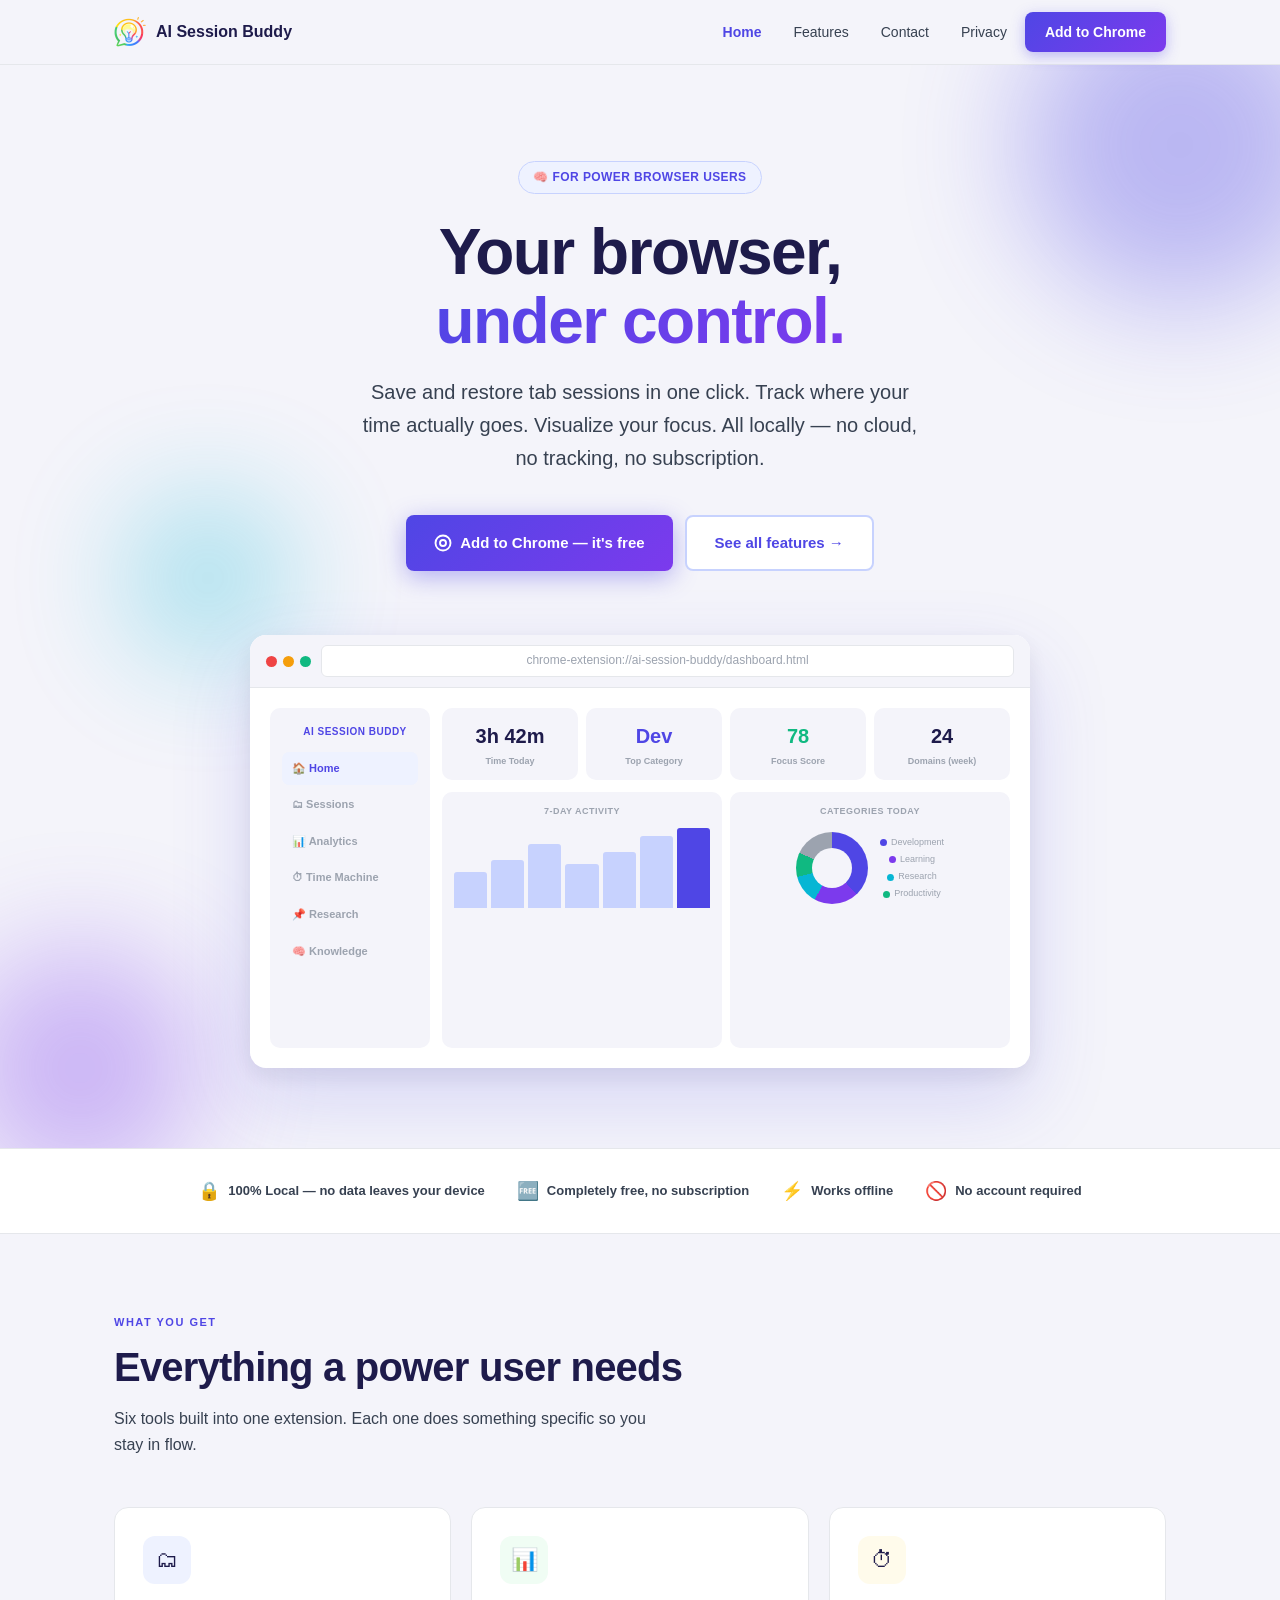
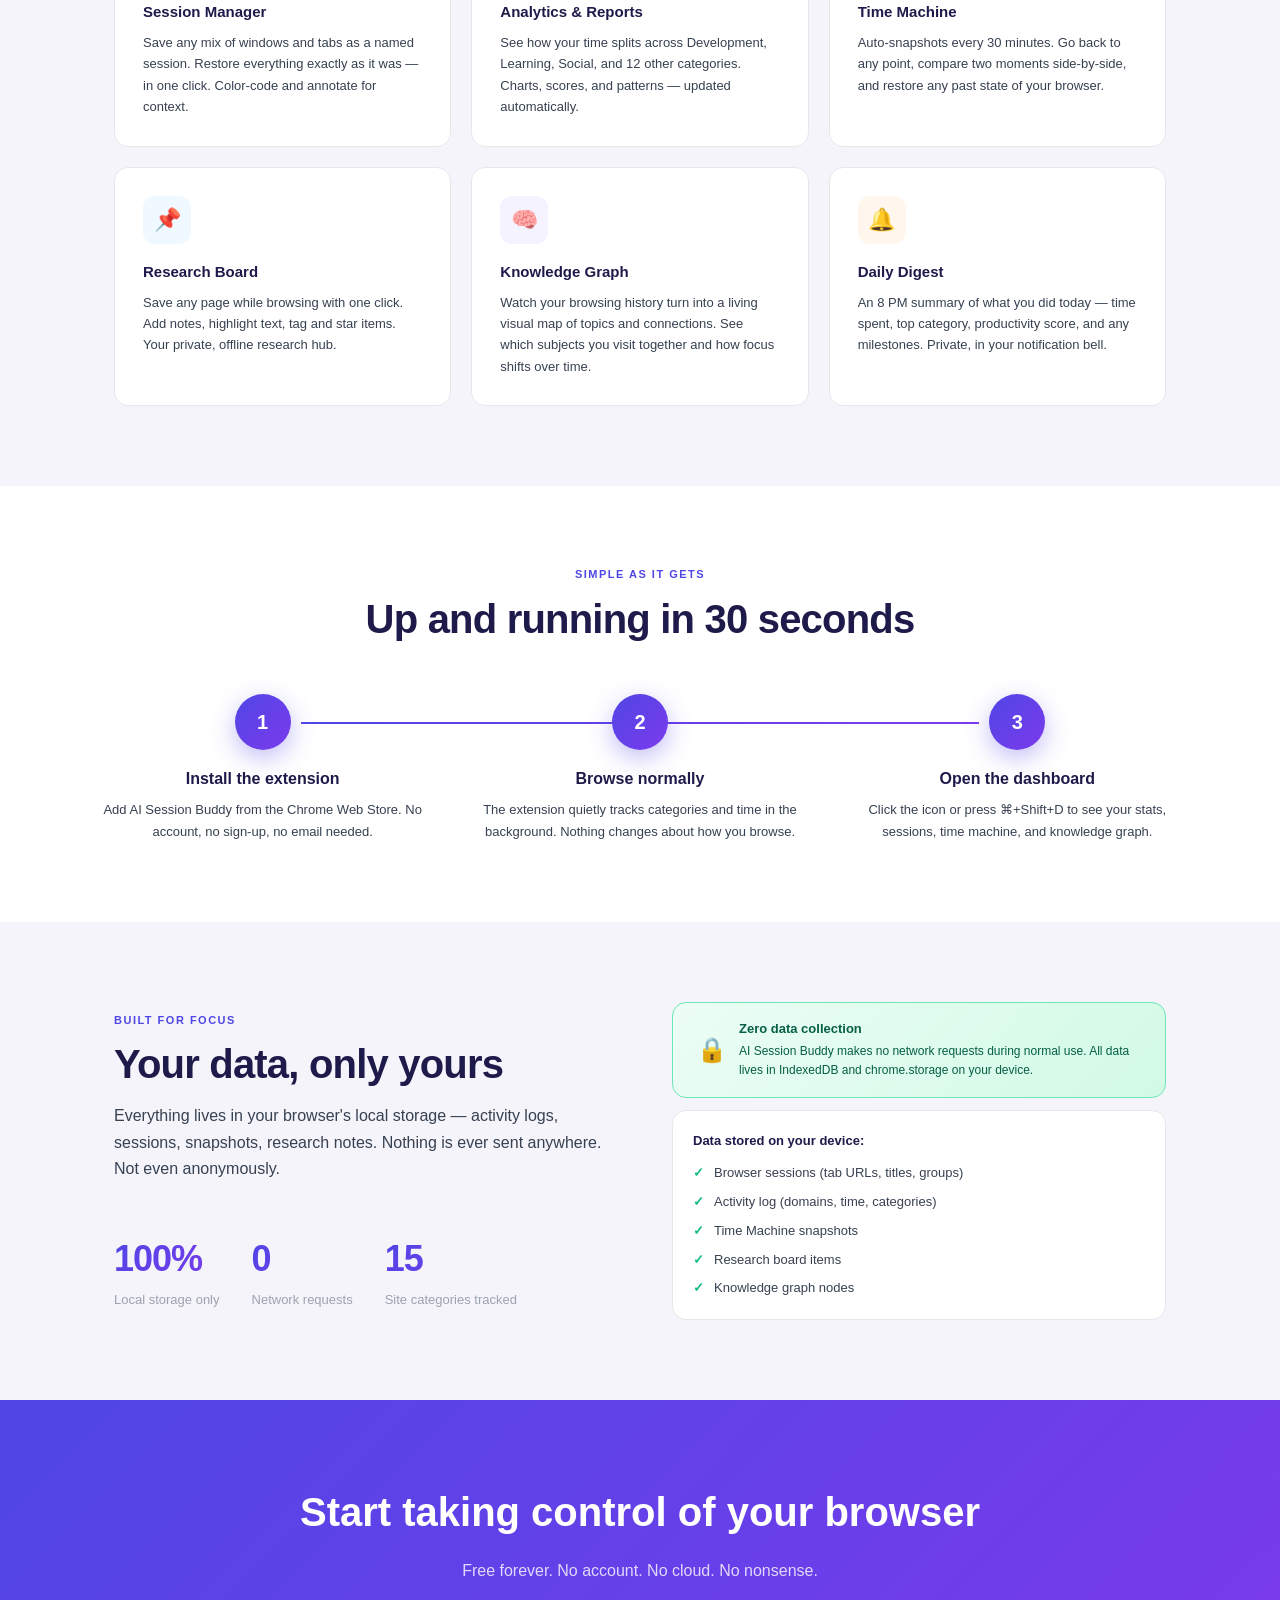
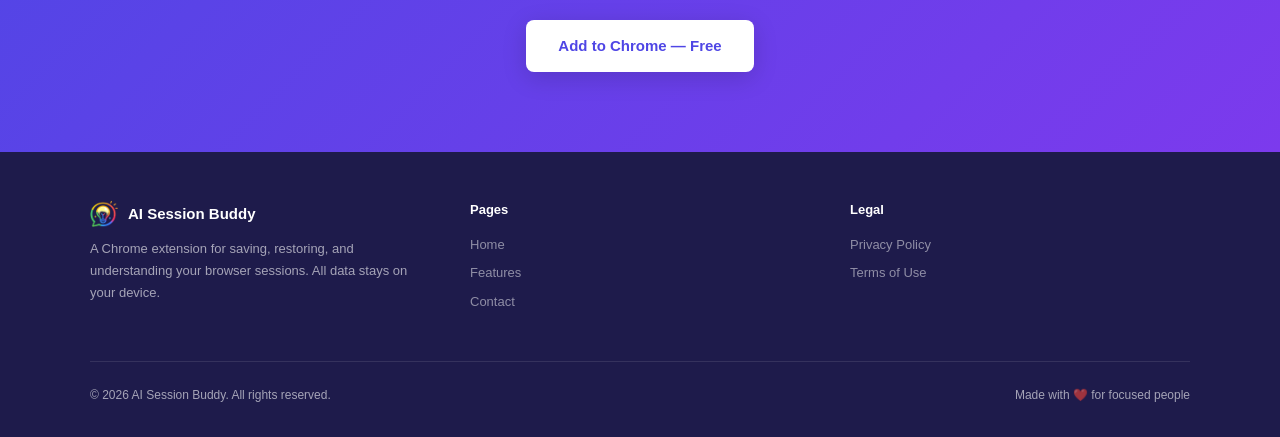
<file: index.html>
<!DOCTYPE html>
<html lang="en">
<head>
  <meta charset="UTF-8">
  <meta name="viewport" content="width=device-width, initial-scale=1.0">
  <title>AI Session Buddy — Save, Restore & Understand Your Browser Sessions</title>
  <meta name="description" content="A Chrome extension that saves and restores browser sessions, tracks your time, and gives you visual analytics — all locally, no cloud.">
  <link rel="icon" type="image/png" href="assets/logo.png">
  <link rel="stylesheet" href="styles.css">
  <style>
    /* ── Hero visual ── */
    .hero-visual {
      position: relative; margin-top: 64px;
      display: flex; justify-content: center;
    }
    .browser-mock {
      width: min(780px, 100%);
      background: #fff; border-radius: 16px;
      box-shadow: 0 32px 80px rgba(79,70,229,.18), 0 8px 24px rgba(0,0,0,.08);
      overflow: hidden;
      animation: fadeUp .8s .3s ease both;
    }
    .browser-bar {
      background: #F4F4FA; border-bottom: 1px solid #E5E7EB;
      padding: 10px 16px; display: flex; align-items: center; gap: 10px;
    }
    .browser-dots { display: flex; gap: 6px; }
    .browser-dots span { width: 11px; height: 11px; border-radius: 50%; }
    .browser-dots span:nth-child(1) { background: #EF4444; }
    .browser-dots span:nth-child(2) { background: #F59E0B; }
    .browser-dots span:nth-child(3) { background: #10B981; }
    .browser-url {
      flex: 1; background: #fff; border-radius: 6px;
      padding: 5px 12px; font-size: 12px; color: #9CA3AF;
      border: 1px solid #E5E7EB;
    }
    .browser-body { padding: 20px; }

    /* Dashboard preview inside browser */
    .dash-preview {
      display: grid; grid-template-columns: 160px 1fr; gap: 12px;
      min-height: 340px;
    }
    .dash-sidebar { background: #F4F4FA; border-radius: 10px; padding: 12px; }
    .dash-nav-item {
      padding: 8px 10px; border-radius: 7px;
      font-size: 11px; font-weight: 600; color: #9CA3AF;
      margin-bottom: 3px; display: flex; align-items: center; gap: 8px;
    }
    .dash-nav-item.active { background: #EEF2FF; color: #4F46E5; }
    .dash-main { display: flex; flex-direction: column; gap: 12px; }
    .kpi-row { display: grid; grid-template-columns: repeat(4, 1fr); gap: 8px; }
    .kpi-card {
      background: #F4F4FA; border-radius: 10px; padding: 12px;
      animation: fadeUp .5s ease both;
    }
    .kpi-card:nth-child(1) { animation-delay: .4s; }
    .kpi-card:nth-child(2) { animation-delay: .5s; }
    .kpi-card:nth-child(3) { animation-delay: .6s; }
    .kpi-card:nth-child(4) { animation-delay: .7s; }
    .kpi-num { font-size: 20px; font-weight: 900; color: #1E1B4B; }
    .kpi-lbl { font-size: 9px; color: #9CA3AF; font-weight: 600; margin-top: 2px; }
    .charts-row { display: grid; grid-template-columns: 1fr 1fr; gap: 8px; flex: 1; }
    .chart-card { background: #F4F4FA; border-radius: 10px; padding: 12px; }
    .chart-title { font-size: 9px; font-weight: 800; color: #9CA3AF; text-transform: uppercase; letter-spacing: .5px; margin-bottom: 10px; }
    .bar-chart { display: flex; align-items: flex-end; gap: 4px; height: 80px; }
    .bar {
      flex: 1; background: #C7D2FE; border-radius: 3px 3px 0 0;
      animation: bar-grow .8s ease both;
    }
    .bar.today { background: #4F46E5; }
    .bar:nth-child(1) { height: 45%; animation-delay: .5s; }
    .bar:nth-child(2) { height: 60%; animation-delay: .55s; }
    .bar:nth-child(3) { height: 80%; animation-delay: .6s; }
    .bar:nth-child(4) { height: 55%; animation-delay: .65s; }
    .bar:nth-child(5) { height: 70%; animation-delay: .7s; }
    .bar:nth-child(6) { height: 90%; animation-delay: .75s; }
    .bar:nth-child(7) { height: 100%; animation-delay: .8s; }
    .donut-wrap { display: flex; align-items: center; justify-content: center; height: 80px; gap: 12px; }
    .donut {
      width: 72px; height: 72px; border-radius: 50%;
      background: conic-gradient(#4F46E5 0% 38%, #7C3AED 38% 58%, #06B6D4 58% 71%, #10B981 71% 82%, #9CA3AF 82% 100%);
      position: relative;
    }
    .donut::after {
      content: ''; position: absolute; inset: 16px;
      background: #F4F4FA; border-radius: 50%;
    }
    .donut-legend { font-size: 9px; color: #9CA3AF; line-height: 1.9; }
    .donut-dot { display: inline-block; width: 7px; height: 7px; border-radius: 50%; margin-right: 4px; vertical-align: middle; }

    /* floating orbs */
    .orb {
      position: absolute; border-radius: 50%;
      filter: blur(60px); opacity: .35; pointer-events: none;
      animation: float 8s ease-in-out infinite;
    }
    .orb-1 { width: 320px; height: 320px; background: #4F46E5; top: -80px; right: -60px; animation-delay: 0s; }
    .orb-2 { width: 240px; height: 240px; background: #7C3AED; bottom: -40px; left: -40px; animation-delay: 3s; }
    .orb-3 { width: 160px; height: 160px; background: #06B6D4; top: 40%; left: 10%; animation-delay: 1.5s; }

    /* ── Trusted badges ── */
    .trust-row {
      display: flex; gap: 32px; align-items: center; justify-content: center;
      flex-wrap: wrap; padding: 28px 24px;
      border-top: 1px solid var(--border); border-bottom: 1px solid var(--border);
      background: var(--card);
    }
    .trust-item { display: flex; align-items: center; gap: 8px; font-size: 13px; font-weight: 600; color: var(--body); }
    .trust-icon { font-size: 18px; }

    /* ── Features grid ── */
    .features-grid {
      display: grid; grid-template-columns: repeat(3, 1fr); gap: 20px;
    }
    .feat-card {
      background: var(--card); border-radius: var(--r-md);
      padding: 28px; border: 1.5px solid var(--border);
      transition: all .2s;
    }
    .feat-card:hover { border-color: #C7D2FE; box-shadow: var(--shadow-brand); transform: translateY(-4px); }
    .feat-icon {
      width: 48px; height: 48px; border-radius: 12px;
      display: flex; align-items: center; justify-content: center;
      font-size: 22px; margin-bottom: 16px;
    }
    .feat-title { font-size: 15px; font-weight: 800; margin-bottom: 8px; }
    .feat-desc { font-size: 13px; color: var(--body); line-height: 1.65; }

    /* ── How it works ── */
    .steps { display: grid; grid-template-columns: repeat(3, 1fr); gap: 32px; position: relative; }
    .steps::before {
      content: ''; position: absolute;
      top: 28px; left: calc(16.66% + 28px); right: calc(16.66% + 28px);
      height: 2px; background: linear-gradient(90deg, #4F46E5, #7C3AED);
    }
    .step { text-align: center; }
    .step-num {
      width: 56px; height: 56px; border-radius: 50%;
      background: var(--gradient); color: #fff;
      font-size: 20px; font-weight: 900;
      display: flex; align-items: center; justify-content: center;
      margin: 0 auto 16px;
      box-shadow: 0 8px 24px rgba(79,70,229,.35);
    }
    .step-title { font-size: 16px; font-weight: 800; margin-bottom: 8px; }
    .step-desc { font-size: 13px; color: var(--body); line-height: 1.65; }

    /* ── CTA band ── */
    .cta-band {
      background: var(--gradient);
      padding: 80px 24px; text-align: center;
    }
    .cta-band h2 {
      font-size: clamp(26px, 4vw, 40px);
      font-weight: 900; color: #fff; margin-bottom: 14px;
    }
    .cta-band p { font-size: 16px; color: rgba(255,255,255,.8); margin-bottom: 36px; }
    .btn-white {
      display: inline-flex; align-items: center; gap: 8px;
      padding: 14px 32px; border-radius: var(--r-sm);
      background: #fff; color: var(--primary);
      font-size: 15px; font-weight: 800;
      box-shadow: 0 6px 24px rgba(0,0,0,.15);
      transition: all .2s;
    }
    .btn-white:hover { transform: translateY(-2px); box-shadow: 0 10px 32px rgba(0,0,0,.2); }

    @media (max-width: 768px) {
      .features-grid, .steps { grid-template-columns: 1fr; }
      .steps::before { display: none; }
      .dash-preview { grid-template-columns: 1fr; }
      .dash-sidebar { display: none; }
      .kpi-row { grid-template-columns: repeat(2, 1fr); }
      .orb { display: none; }
    }
  </style>
</head>
<body>

<!-- Nav -->
<nav class="nav">
  <div class="nav-inner">
    <a href="index.html" class="nav-brand">
      <img src="assets/logo.png" alt="AI Session Buddy">
      AI Session Buddy
    </a>
    <div class="nav-links" id="navLinks">
      <a href="index.html" class="nav-link active">Home</a>
      <a href="features.html" class="nav-link">Features</a>
      <a href="contact.html" class="nav-link">Contact</a>
      <a href="privacy.html" class="nav-link">Privacy</a>
      <a href="https://chromewebstore.google.com/detail/ai-session-buddy/hfpaakjekhcmlohfpopkagnopbmdjehh?authuser=0&hl=en" class="nav-cta" target="_blank">Add to Chrome</a>
    </div>
    <button class="nav-toggle" id="navToggle" aria-label="Menu">
      <span></span><span></span><span></span>
    </button>
  </div>
</nav>

<!-- Hero -->
<div style="overflow:hidden; position:relative;">
  <div class="orb orb-1"></div>
  <div class="orb orb-2"></div>
  <div class="orb orb-3"></div>

  <div class="hero">
    <div class="hero-badge fade-up">🧠 For Power Browser Users</div>
    <h1 class="fade-up-2">Your browser,<br><span>under control.</span></h1>
    <p class="hero-sub fade-up-3">Save and restore tab sessions in one click. Track where your time actually goes. Visualize your focus. All locally — no cloud, no tracking, no subscription.</p>
    <div class="hero-actions fade-up-4">
      <a href="https://chromewebstore.google.com/detail/ai-session-buddy/hfpaakjekhcmlohfpopkagnopbmdjehh?authuser=0&hl=en" class="btn-primary" target="_blank">
        <svg width="18" height="18" viewBox="0 0 24 24" fill="none" stroke="currentColor" stroke-width="2.5"><path d="M12 2C6.48 2 2 6.48 2 12s4.48 10 10 10 10-4.48 10-10S17.52 2 12 2z"/><circle cx="12" cy="12" r="4"/></svg>
        Add to Chrome — it's free
      </a>
      <a href="features.html" class="btn-ghost">See all features →</a>
    </div>

    <!-- Browser mockup -->
    <div class="hero-visual">
      <div class="browser-mock">
        <div class="browser-bar">
          <div class="browser-dots"><span></span><span></span><span></span></div>
          <div class="browser-url">chrome-extension://ai-session-buddy/dashboard.html</div>
        </div>
        <div class="browser-body">
          <div class="dash-preview">
            <div class="dash-sidebar">
              <div style="font-size:10px;font-weight:800;color:#4F46E5;letter-spacing:.5px;text-transform:uppercase;padding:4px 0 12px 10px;">AI SESSION BUDDY</div>
              <div class="dash-nav-item active">🏠 Home</div>
              <div class="dash-nav-item">🗂 Sessions</div>
              <div class="dash-nav-item">📊 Analytics</div>
              <div class="dash-nav-item">⏱ Time Machine</div>
              <div class="dash-nav-item">📌 Research</div>
              <div class="dash-nav-item">🧠 Knowledge</div>
            </div>
            <div class="dash-main">
              <div class="kpi-row">
                <div class="kpi-card"><div class="kpi-num">3h 42m</div><div class="kpi-lbl">Time Today</div></div>
                <div class="kpi-card"><div class="kpi-num" style="color:#4F46E5;">Dev</div><div class="kpi-lbl">Top Category</div></div>
                <div class="kpi-card"><div class="kpi-num" style="color:#10B981;">78</div><div class="kpi-lbl">Focus Score</div></div>
                <div class="kpi-card"><div class="kpi-num">24</div><div class="kpi-lbl">Domains (week)</div></div>
              </div>
              <div class="charts-row">
                <div class="chart-card">
                  <div class="chart-title">7-Day Activity</div>
                  <div class="bar-chart">
                    <div class="bar"></div><div class="bar"></div><div class="bar"></div>
                    <div class="bar"></div><div class="bar"></div><div class="bar"></div>
                    <div class="bar today"></div>
                  </div>
                </div>
                <div class="chart-card">
                  <div class="chart-title">Categories Today</div>
                  <div class="donut-wrap">
                    <div class="donut"></div>
                    <div class="donut-legend">
                      <div><span class="donut-dot" style="background:#4F46E5"></span>Development</div>
                      <div><span class="donut-dot" style="background:#7C3AED"></span>Learning</div>
                      <div><span class="donut-dot" style="background:#06B6D4"></span>Research</div>
                      <div><span class="donut-dot" style="background:#10B981"></span>Productivity</div>
                    </div>
                  </div>
                </div>
              </div>
            </div>
          </div>
        </div>
      </div>
    </div>
  </div>
</div>

<!-- Trust bar -->
<div class="trust-row">
  <div class="trust-item"><span class="trust-icon">🔒</span> 100% Local — no data leaves your device</div>
  <div class="trust-item"><span class="trust-icon">🆓</span> Completely free, no subscription</div>
  <div class="trust-item"><span class="trust-icon">⚡</span> Works offline</div>
  <div class="trust-item"><span class="trust-icon">🚫</span> No account required</div>
</div>

<!-- Features -->
<div class="section">
  <span class="section-label fade-up">What you get</span>
  <h2 class="section-title fade-up-2">Everything a power user needs</h2>
  <p class="section-sub fade-up-3">Six tools built into one extension. Each one does something specific so you stay in flow.</p>

  <div class="features-grid" style="margin-top:48px;">
    <div class="feat-card">
      <div class="feat-icon" style="background:#EEF2FF;">🗂</div>
      <div class="feat-title">Session Manager</div>
      <div class="feat-desc">Save any mix of windows and tabs as a named session. Restore everything exactly as it was — in one click. Color-code and annotate for context.</div>
    </div>
    <div class="feat-card">
      <div class="feat-icon" style="background:#F0FDF4;">📊</div>
      <div class="feat-title">Analytics & Reports</div>
      <div class="feat-desc">See how your time splits across Development, Learning, Social, and 12 other categories. Charts, scores, and patterns — updated automatically.</div>
    </div>
    <div class="feat-card">
      <div class="feat-icon" style="background:#FFFBEB;">⏱</div>
      <div class="feat-title">Time Machine</div>
      <div class="feat-desc">Auto-snapshots every 30 minutes. Go back to any point, compare two moments side-by-side, and restore any past state of your browser.</div>
    </div>
    <div class="feat-card">
      <div class="feat-icon" style="background:#F0F9FF;">📌</div>
      <div class="feat-title">Research Board</div>
      <div class="feat-desc">Save any page while browsing with one click. Add notes, highlight text, tag and star items. Your private, offline research hub.</div>
    </div>
    <div class="feat-card">
      <div class="feat-icon" style="background:#F5F3FF;">🧠</div>
      <div class="feat-title">Knowledge Graph</div>
      <div class="feat-desc">Watch your browsing history turn into a living visual map of topics and connections. See which subjects you visit together and how focus shifts over time.</div>
    </div>
    <div class="feat-card">
      <div class="feat-icon" style="background:#FFF7ED;">🔔</div>
      <div class="feat-title">Daily Digest</div>
      <div class="feat-desc">An 8 PM summary of what you did today — time spent, top category, productivity score, and any milestones. Private, in your notification bell.</div>
    </div>
  </div>
</div>

<!-- How it works -->
<div class="section-full">
  <div class="section-inner">
    <div style="text-align:center; margin-bottom:52px;">
      <span class="section-label">Simple as it gets</span>
      <h2 class="section-title">Up and running in 30 seconds</h2>
    </div>
    <div class="steps">
      <div class="step fade-up">
        <div class="step-num">1</div>
        <div class="step-title">Install the extension</div>
        <div class="step-desc">Add AI Session Buddy from the Chrome Web Store. No account, no sign-up, no email needed.</div>
      </div>
      <div class="step fade-up-2">
        <div class="step-num">2</div>
        <div class="step-title">Browse normally</div>
        <div class="step-desc">The extension quietly tracks categories and time in the background. Nothing changes about how you browse.</div>
      </div>
      <div class="step fade-up-3">
        <div class="step-num">3</div>
        <div class="step-title">Open the dashboard</div>
        <div class="step-desc">Click the icon or press ⌘+Shift+D to see your stats, sessions, time machine, and knowledge graph.</div>
      </div>
    </div>
  </div>
</div>

<!-- Stats -->
<div class="section">
  <div class="grid-2" style="align-items:center; gap:64px;">
    <div>
      <span class="section-label">Built for focus</span>
      <h2 class="section-title">Your data, only yours</h2>
      <p class="section-sub">Everything lives in your browser's local storage — activity logs, sessions, snapshots, research notes. Nothing is ever sent anywhere. Not even anonymously.</p>
      <div class="stat-row">
        <div class="stat"><div class="stat-num">100%</div><div class="stat-lbl">Local storage only</div></div>
        <div class="stat"><div class="stat-num">0</div><div class="stat-lbl">Network requests</div></div>
        <div class="stat"><div class="stat-num">15</div><div class="stat-lbl">Site categories tracked</div></div>
      </div>
    </div>
    <div>
      <div class="privacy-bar">
        <span style="font-size:24px;">🔒</span>
        <div>
          <div style="font-weight:800;margin-bottom:2px;">Zero data collection</div>
          <div style="font-weight:400;font-size:12px;">AI Session Buddy makes no network requests during normal use. All data lives in IndexedDB and chrome.storage on your device.</div>
        </div>
      </div>
      <div style="margin-top:12px; background:#fff; border-radius:var(--r-md); padding:20px; border:1.5px solid var(--border);">
        <div style="font-size:13px;font-weight:700;color:var(--text);margin-bottom:12px;">Data stored on your device:</div>
        <div style="display:flex;flex-direction:column;gap:8px;">
          <div style="display:flex;align-items:center;gap:10px;font-size:13px;color:var(--body);">
            <span style="color:#10B981;font-weight:700;">✓</span> Browser sessions (tab URLs, titles, groups)
          </div>
          <div style="display:flex;align-items:center;gap:10px;font-size:13px;color:var(--body);">
            <span style="color:#10B981;font-weight:700;">✓</span> Activity log (domains, time, categories)
          </div>
          <div style="display:flex;align-items:center;gap:10px;font-size:13px;color:var(--body);">
            <span style="color:#10B981;font-weight:700;">✓</span> Time Machine snapshots
          </div>
          <div style="display:flex;align-items:center;gap:10px;font-size:13px;color:var(--body);">
            <span style="color:#10B981;font-weight:700;">✓</span> Research board items
          </div>
          <div style="display:flex;align-items:center;gap:10px;font-size:13px;color:var(--body);">
            <span style="color:#10B981;font-weight:700;">✓</span> Knowledge graph nodes
          </div>
        </div>
      </div>
    </div>
  </div>
</div>

<!-- CTA -->
<div class="cta-band">
  <h2>Start taking control of your browser</h2>
  <p>Free forever. No account. No cloud. No nonsense.</p>
  <a href="https://chromewebstore.google.com/detail/ai-session-buddy/hfpaakjekhcmlohfpopkagnopbmdjehh?authuser=0&hl=en" class="btn-white" target="_blank">
    Add to Chrome — Free
  </a>
</div>

<!-- Footer -->
<footer class="footer">
  <div class="footer-inner">
    <div class="footer-brand">
      <div class="footer-logo">
        <img src="assets/logo.png" alt="AI Session Buddy">
        AI Session Buddy
      </div>
      <p class="footer-desc">A Chrome extension for saving, restoring, and understanding your browser sessions. All data stays on your device.</p>
    </div>
    <div class="footer-col">
      <h4>Pages</h4>
      <a href="index.html">Home</a>
      <a href="features.html">Features</a>
      <a href="contact.html">Contact</a>
    </div>
    <div class="footer-col">
      <h4>Legal</h4>
      <a href="privacy.html">Privacy Policy</a>
      <a href="terms.html">Terms of Use</a>
    </div>
  </div>
  <div class="footer-bottom">
    <span>© 2026 AI Session Buddy. All rights reserved.</span>
    <span>Made with ❤️ for focused people</span>
  </div>
</footer>

<script>
  const toggle = document.getElementById('navToggle');
  const links  = document.getElementById('navLinks');
  toggle.addEventListener('click', () => links.classList.toggle('open'));

  // Intersection observer for fade-up on scroll
  const obs = new IntersectionObserver((entries) => {
    entries.forEach(e => { if (e.isIntersecting) e.target.style.animationPlayState = 'running'; });
  }, { threshold: 0.1 });
  document.querySelectorAll('.feat-card, .step').forEach(el => {
    el.style.animationPlayState = 'paused';
    el.style.animation = 'fadeUp .5s ease both';
    obs.observe(el);
  });
</script>
</body>
</html>
</file>
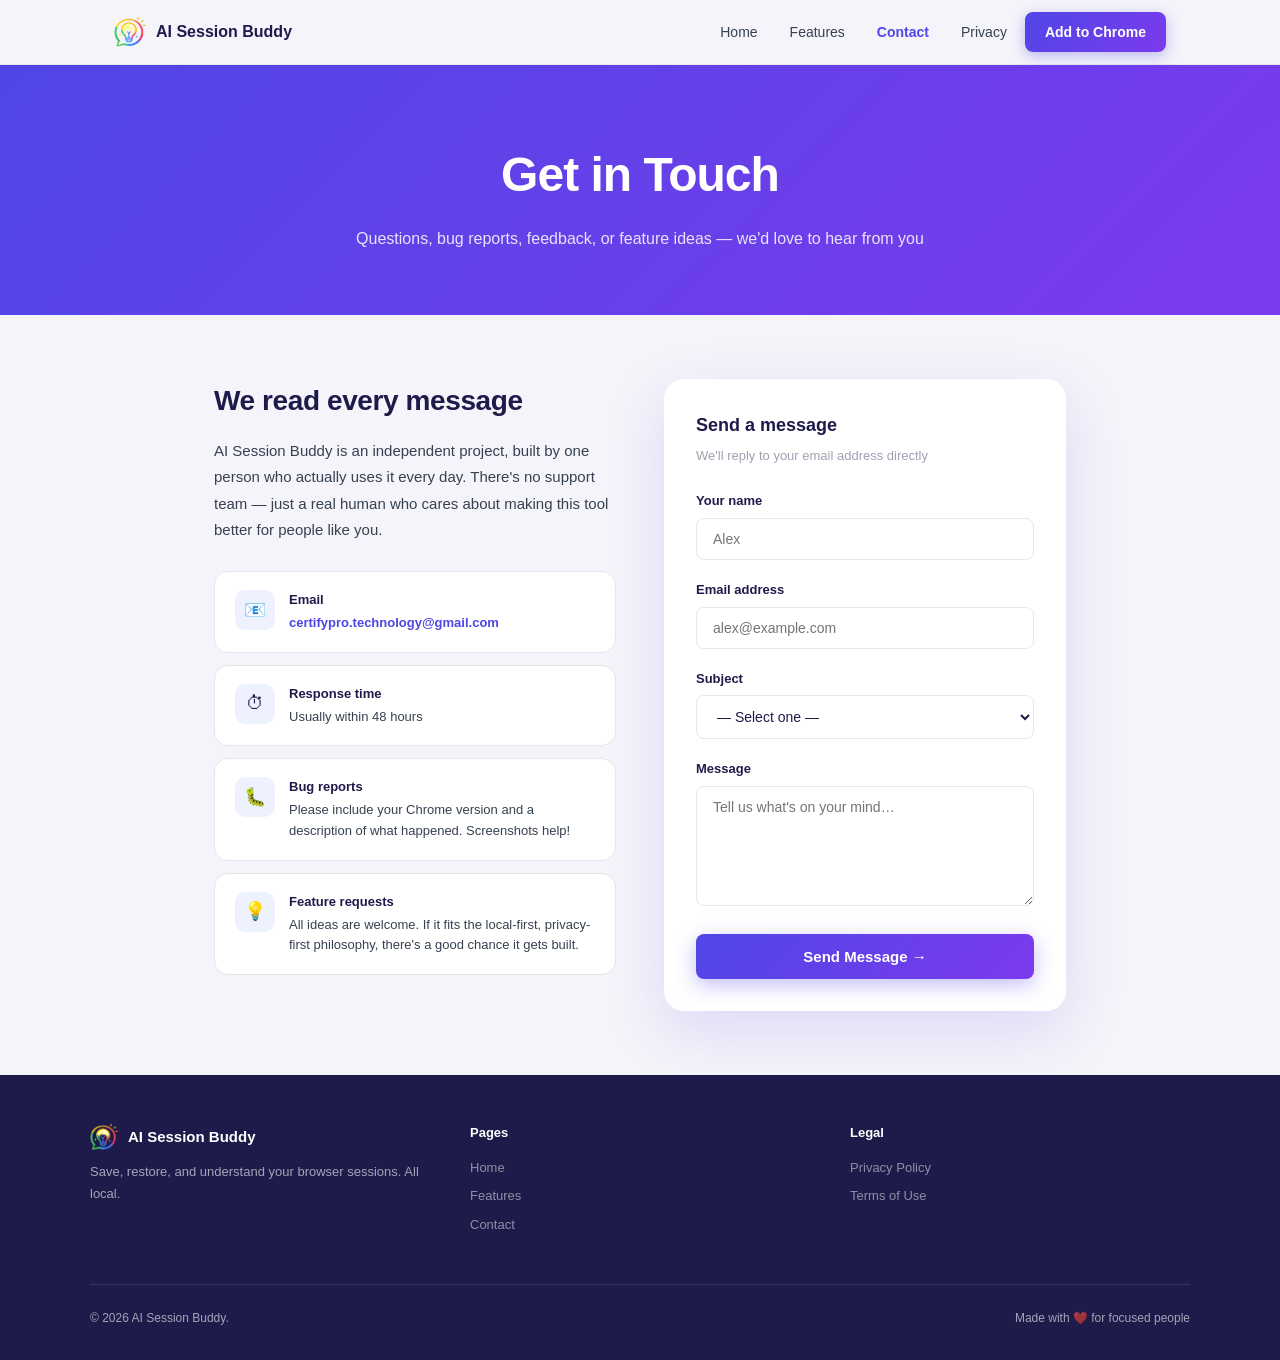
<file: contact.html>
<!DOCTYPE html>
<html lang="en">
<head>
  <meta charset="UTF-8">
  <meta name="viewport" content="width=device-width, initial-scale=1.0">
  <title>Contact — AI Session Buddy</title>
  <link rel="icon" type="image/png" href="assets/logo.png">
  <link rel="stylesheet" href="styles.css">
  <style>
    .contact-grid {
      max-width: 900px; margin: 64px auto; padding: 0 24px;
      display: grid; grid-template-columns: 1fr 1fr; gap: 48px; align-items: start;
    }
    .contact-info h2 { font-size: 28px; font-weight: 900; margin-bottom: 14px; letter-spacing: -.4px; }
    .contact-info p { font-size: 15px; color: var(--body); line-height: 1.75; margin-bottom: 28px; }
    .contact-item {
      display: flex; align-items: flex-start; gap: 14px;
      padding: 18px 20px; background: var(--card);
      border-radius: var(--r-md); border: 1.5px solid var(--border);
      margin-bottom: 12px; transition: border-color .15s;
    }
    .contact-item:hover { border-color: #C7D2FE; }
    .contact-item-icon {
      width: 40px; height: 40px; border-radius: 10px;
      background: #EEF2FF; display: flex; align-items: center;
      justify-content: center; font-size: 18px; flex-shrink: 0;
    }
    .contact-item-title { font-size: 13px; font-weight: 700; color: var(--text); margin-bottom: 2px; }
    .contact-item-val { font-size: 13px; color: var(--body); }
    .contact-item-val a { color: var(--primary); font-weight: 600; }

    .form-card {
      background: var(--card); border-radius: var(--r-lg);
      padding: 32px; box-shadow: var(--shadow-brand);
    }
    .form-card h3 { font-size: 18px; font-weight: 800; margin-bottom: 6px; }
    .form-card .sub { font-size: 13px; color: var(--muted); margin-bottom: 24px; }

    .success-msg {
      display: none; padding: 14px 18px; background: #F0FDF4;
      border: 1.5px solid #6EE7B7; border-radius: var(--r-sm);
      font-size: 13px; font-weight: 600; color: #065F46; margin-top: 12px;
    }

    @media (max-width: 768px) {
      .contact-grid { grid-template-columns: 1fr; gap: 32px; }
    }
  </style>
</head>
<body>

<nav class="nav">
  <div class="nav-inner">
    <a href="index.html" class="nav-brand">
      <img src="assets/logo.png" alt="AI Session Buddy">AI Session Buddy
    </a>
    <div class="nav-links" id="navLinks">
      <a href="index.html" class="nav-link">Home</a>
      <a href="features.html" class="nav-link">Features</a>
      <a href="contact.html" class="nav-link active">Contact</a>
      <a href="privacy.html" class="nav-link">Privacy</a>
      <a href="https://chromewebstore.google.com/detail/ai-session-buddy/hfpaakjekhcmlohfpopkagnopbmdjehh?authuser=0&hl=en/detail/ai-session-buddy/hfpaakjekhcmlohfpopkagnopbmdjehh?authuser=0&hl=en" class="nav-cta" target="_blank">Add to Chrome</a>
    </div>
    <button class="nav-toggle" id="navToggle" aria-label="Menu"><span></span><span></span><span></span></button>
  </div>
</nav>

<div class="page-hero">
  <h1>Get in Touch</h1>
  <p>Questions, bug reports, feedback, or feature ideas — we'd love to hear from you</p>
</div>

<div class="contact-grid">
  <div class="contact-info">
    <h2>We read every message</h2>
    <p>AI Session Buddy is an independent project, built by one person who actually uses it every day. There's no support team — just a real human who cares about making this tool better for people like you.</p>

    <div class="contact-item">
      <div class="contact-item-icon">📧</div>
      <div>
        <div class="contact-item-title">Email</div>
        <div class="contact-item-val"><a href="mailto:certifypro.technology@gmail.com">certifypro.technology@gmail.com</a></div>
      </div>
    </div>

    <div class="contact-item">
      <div class="contact-item-icon">⏱</div>
      <div>
        <div class="contact-item-title">Response time</div>
        <div class="contact-item-val">Usually within 48 hours</div>
      </div>
    </div>

    <div class="contact-item">
      <div class="contact-item-icon">🐛</div>
      <div>
        <div class="contact-item-title">Bug reports</div>
        <div class="contact-item-val">Please include your Chrome version and a description of what happened. Screenshots help!</div>
      </div>
    </div>

    <div class="contact-item">
      <div class="contact-item-icon">💡</div>
      <div>
        <div class="contact-item-title">Feature requests</div>
        <div class="contact-item-val">All ideas are welcome. If it fits the local-first, privacy-first philosophy, there's a good chance it gets built.</div>
      </div>
    </div>
  </div>

  <div>
    <div class="form-card">
      <h3>Send a message</h3>
      <p class="sub">We'll reply to your email address directly</p>

      <form id="contactForm">
        <div class="form-group">
          <label class="form-label" for="name">Your name</label>
          <input class="form-input" id="name" type="text" placeholder="Alex" required>
        </div>
        <div class="form-group">
          <label class="form-label" for="email">Email address</label>
          <input class="form-input" id="email" type="email" placeholder="alex@example.com" required>
        </div>
        <div class="form-group">
          <label class="form-label" for="subject">Subject</label>
          <select class="form-input" id="subject">
            <option value="">— Select one —</option>
            <option>Bug report</option>
            <option>Feature request</option>
            <option>General question</option>
            <option>Privacy concern</option>
            <option>Other</option>
          </select>
        </div>
        <div class="form-group">
          <label class="form-label" for="message">Message</label>
          <textarea class="form-textarea" id="message" placeholder="Tell us what's on your mind…" required></textarea>
        </div>
        <button type="submit" class="form-submit">Send Message →</button>
        <div class="success-msg" id="successMsg">
          ✅ &nbsp; Thanks! We'll get back to you within 48 hours.
        </div>
      </form>
    </div>
  </div>
</div>

<!-- Footer -->
<footer class="footer">
  <div class="footer-inner">
    <div class="footer-brand">
      <div class="footer-logo"><img src="assets/logo.png" alt="">AI Session Buddy</div>
      <p class="footer-desc">Save, restore, and understand your browser sessions. All local.</p>
    </div>
    <div class="footer-col">
      <h4>Pages</h4>
      <a href="index.html">Home</a>
      <a href="features.html">Features</a>
      <a href="contact.html">Contact</a>
    </div>
    <div class="footer-col">
      <h4>Legal</h4>
      <a href="privacy.html">Privacy Policy</a>
      <a href="terms.html">Terms of Use</a>
    </div>
  </div>
  <div class="footer-bottom">
    <span>© 2026 AI Session Buddy.</span>
    <span>Made with ❤️ for focused people</span>
  </div>
</footer>

<script>
  document.getElementById('navToggle').addEventListener('click', () =>
    document.getElementById('navLinks').classList.toggle('open'));

  document.getElementById('contactForm').addEventListener('submit', function(e) {
    e.preventDefault();
    const btn = this.querySelector('.form-submit');
    btn.disabled = true;
    btn.textContent = 'Sending…';

    // Simulate submission — replace with real form handler (Formspree, Netlify Forms, etc.)
    setTimeout(() => {
      document.getElementById('successMsg').style.display = 'block';
      btn.textContent = 'Sent ✓';
      this.reset();
    }, 800);
  });
</script>
</body>
</html>
</file>
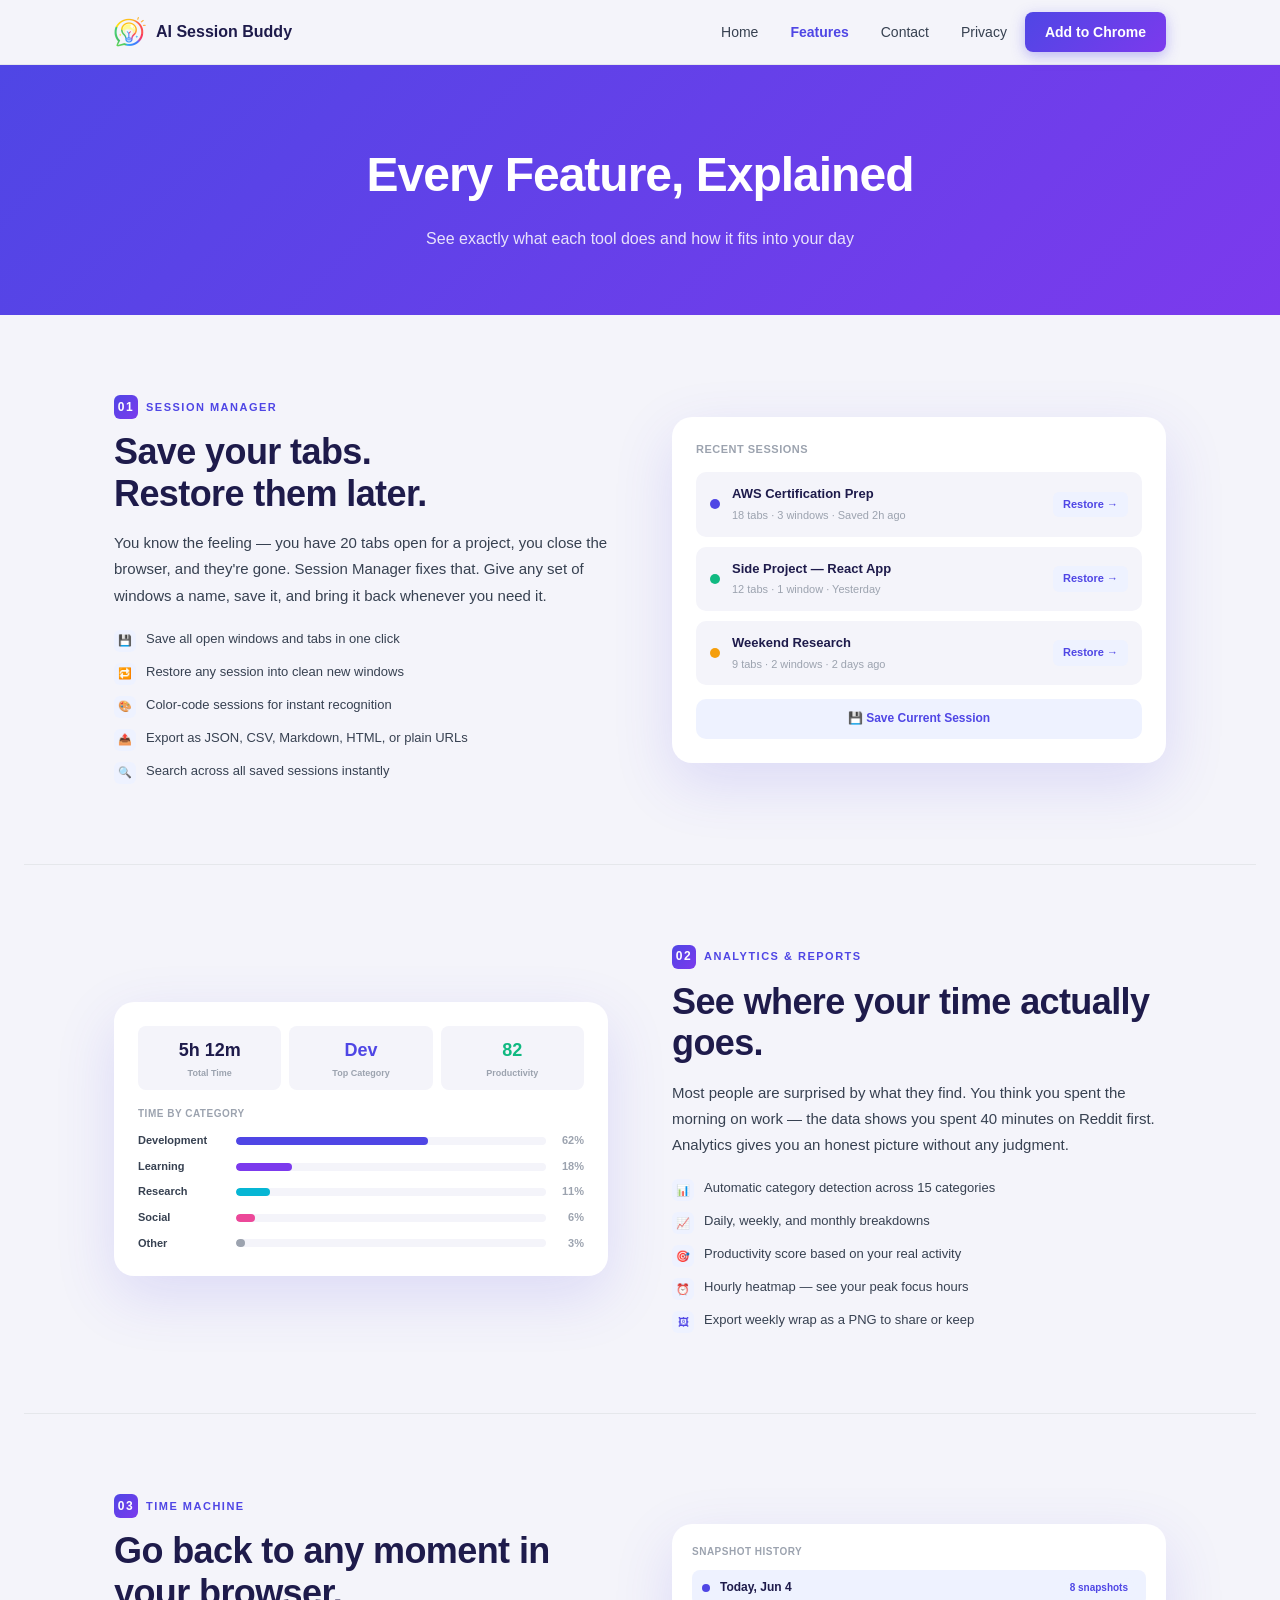
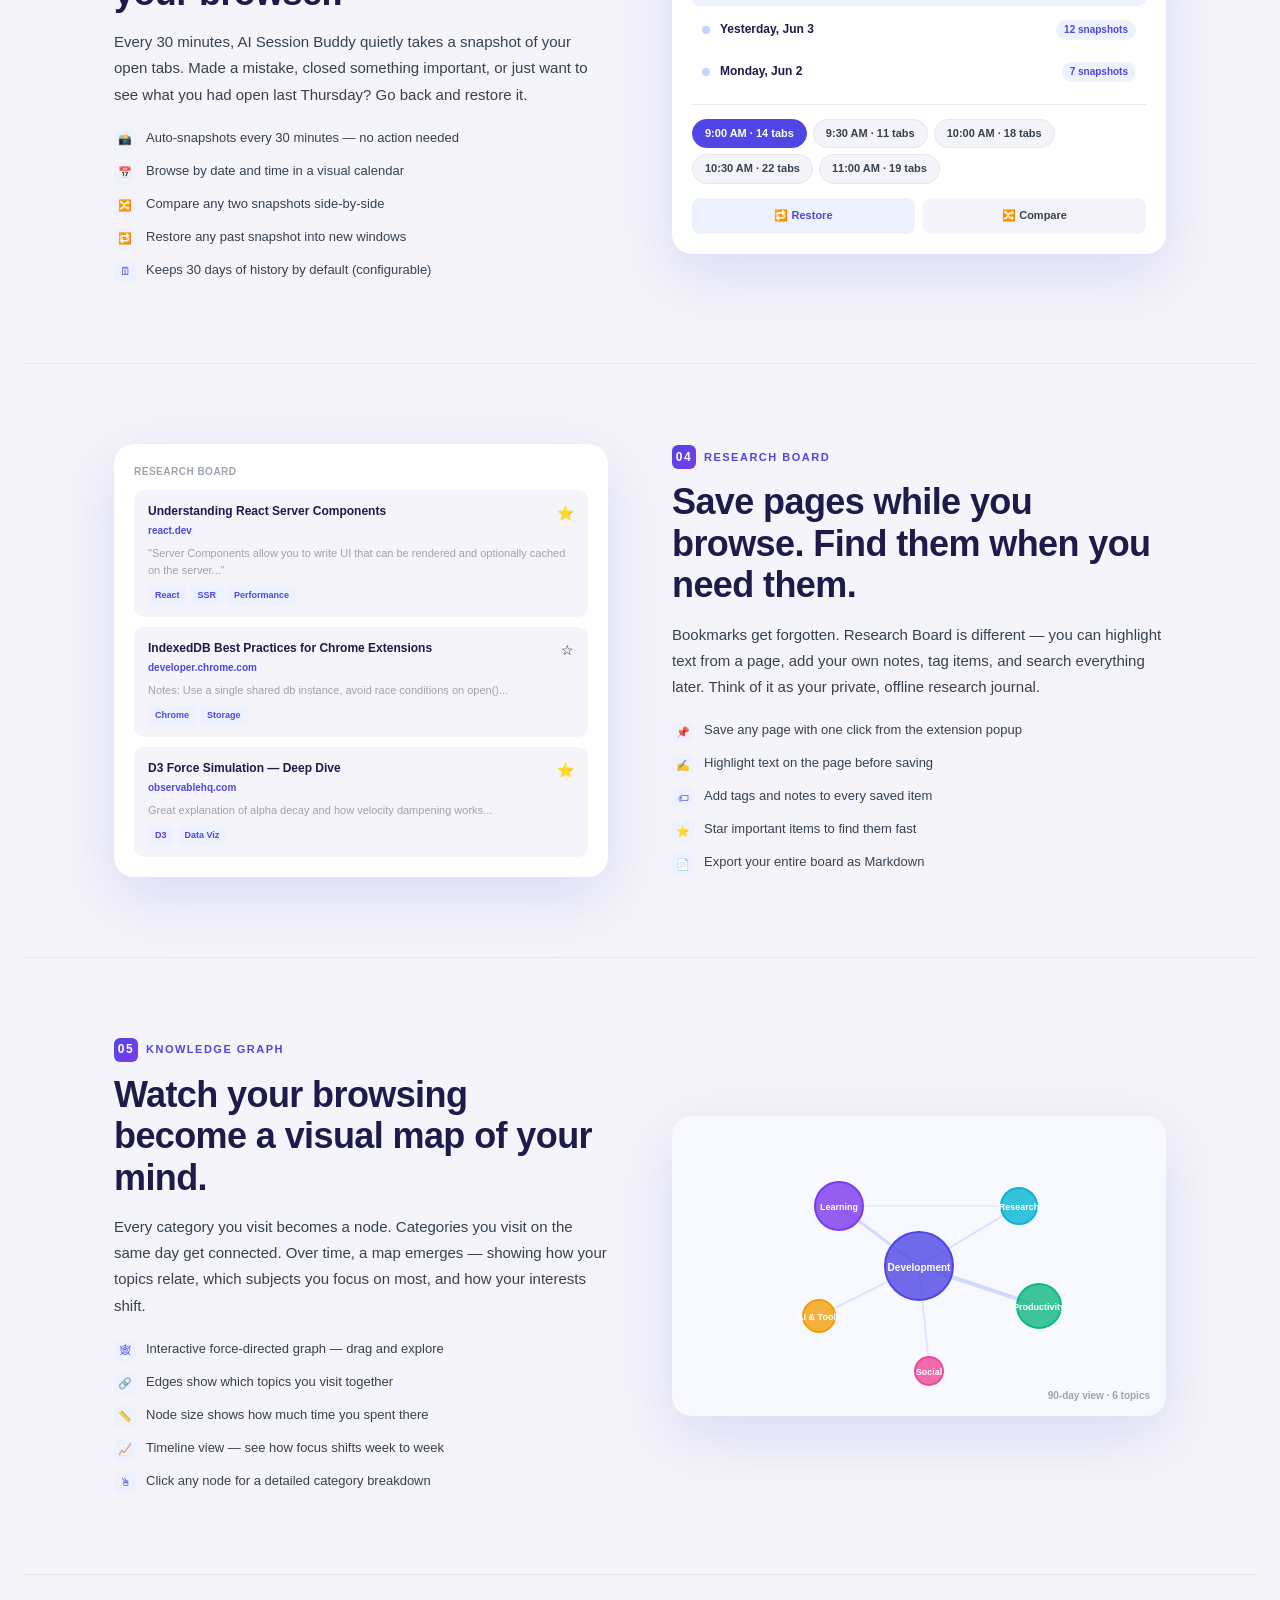
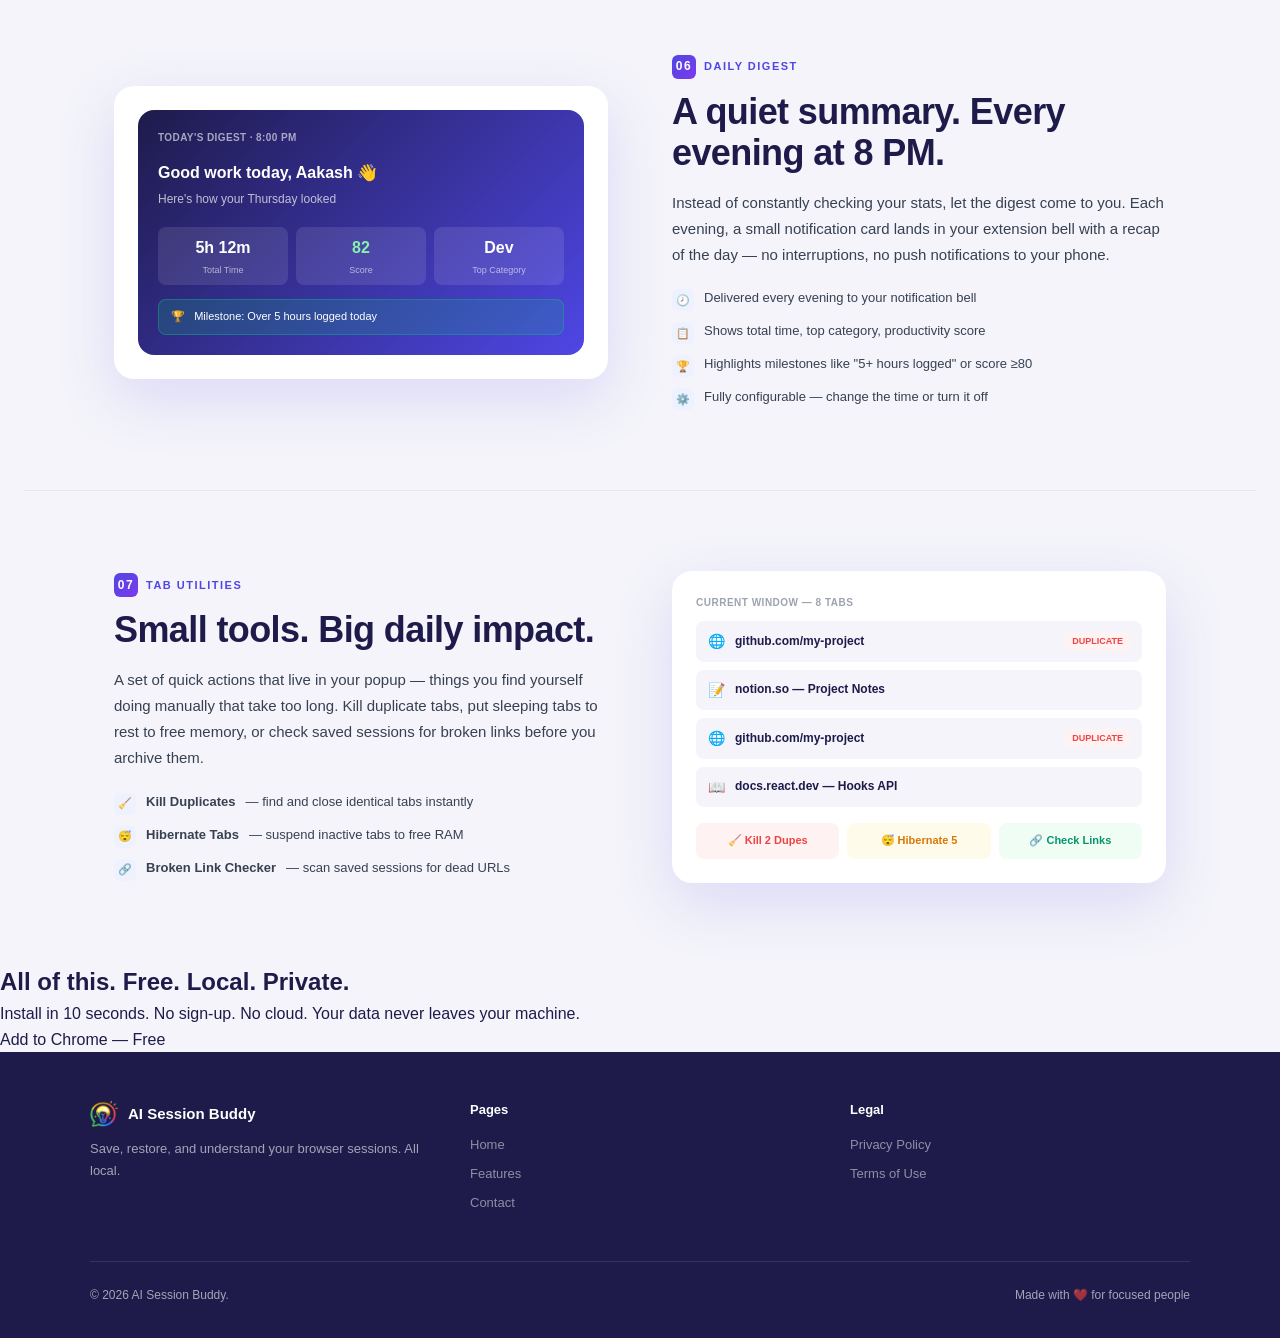
<file: features.html>
<!DOCTYPE html>
<html lang="en">
<head>
  <meta charset="UTF-8">
  <meta name="viewport" content="width=device-width, initial-scale=1.0">
  <title>Features — AI Session Buddy</title>
  <meta name="description" content="Explore all features of AI Session Buddy — session manager, analytics, time machine, research board, knowledge graph, and daily digest.">
  <link rel="icon" type="image/png" href="assets/logo.png">
  <link rel="stylesheet" href="styles.css">
  <style>
    /* ── Feature section layout ── */
    .feat-section {
      max-width: 1100px; margin: 0 auto; padding: 80px 24px;
      display: grid; grid-template-columns: 1fr 1fr;
      gap: 64px; align-items: center;
    }
    .feat-section.flip { direction: rtl; }
    .feat-section.flip > * { direction: ltr; }
    .feat-text .feat-num {
      font-size: 11px; font-weight: 800; color: var(--primary);
      letter-spacing: 1.5px; text-transform: uppercase; margin-bottom: 12px;
      display: flex; align-items: center; gap: 8px;
    }
    .feat-text .feat-num::before {
      content: attr(data-n);
      width: 24px; height: 24px; background: var(--gradient); color: #fff;
      border-radius: 6px; font-size: 12px; font-weight: 900;
      display: inline-flex; align-items: center; justify-content: center;
    }
    .feat-text h2 {
      font-size: clamp(24px, 3.5vw, 36px);
      font-weight: 900; letter-spacing: -.6px; line-height: 1.15;
      margin-bottom: 16px;
    }
    .feat-text p { font-size: 15px; color: var(--body); line-height: 1.75; margin-bottom: 20px; }
    .feat-points { display: flex; flex-direction: column; gap: 10px; }
    .feat-point {
      display: flex; align-items: flex-start; gap: 10px;
      font-size: 13px; color: var(--body);
    }
    .feat-point-icon {
      width: 22px; height: 22px; border-radius: 6px;
      background: #EEF2FF; color: var(--primary);
      display: flex; align-items: center; justify-content: center;
      font-size: 11px; flex-shrink: 0; margin-top: 1px;
    }

    /* divider */
    .feat-divider { border: none; border-top: 1px solid var(--border); margin: 0 24px; }

    /* ── Visual panels ── */
    .vis { background: var(--card); border-radius: 20px; overflow: hidden; box-shadow: var(--shadow-brand); }

    /* Session Manager visual */
    .session-vis { padding: 24px; }
    .session-list { display: flex; flex-direction: column; gap: 10px; }
    .sess-item {
      display: flex; align-items: center; gap: 12px;
      padding: 12px 14px; background: #F4F4FA; border-radius: 10px;
      animation: fadeUp .5s ease both;
    }
    .sess-item:nth-child(1) { animation-delay: .1s; }
    .sess-item:nth-child(2) { animation-delay: .2s; }
    .sess-item:nth-child(3) { animation-delay: .3s; }
    .sess-dot { width: 10px; height: 10px; border-radius: 50%; flex-shrink: 0; }
    .sess-info { flex: 1; }
    .sess-name { font-size: 13px; font-weight: 700; color: var(--text); }
    .sess-meta { font-size: 11px; color: var(--muted); margin-top: 2px; }
    .sess-restore {
      font-size: 11px; font-weight: 700; color: var(--primary);
      background: #EEF2FF; border-radius: 6px; padding: 4px 10px;
    }

    /* Analytics visual */
    .analytics-vis { padding: 24px; }
    .stats-mini { display: grid; grid-template-columns: repeat(3, 1fr); gap: 8px; margin-bottom: 16px; }
    .stat-mini { background: #F4F4FA; border-radius: 8px; padding: 10px 12px; text-align: center; }
    .stat-mini-num { font-size: 18px; font-weight: 900; color: var(--text); }
    .stat-mini-lbl { font-size: 9px; color: var(--muted); font-weight: 600; margin-top: 1px; }
    .cat-bars { display: flex; flex-direction: column; gap: 8px; }
    .cat-row { display: flex; align-items: center; gap: 8px; font-size: 11px; }
    .cat-name { width: 90px; color: var(--body); font-weight: 600; flex-shrink: 0; }
    .cat-track { flex: 1; background: #F4F4FA; border-radius: 4px; height: 8px; overflow: hidden; }
    .cat-fill { height: 100%; border-radius: 4px; animation: bar-grow .9s ease both; }
    .cat-pct { width: 30px; text-align: right; color: var(--muted); font-weight: 600; }
    @keyframes bar-grow { from { width: 0 !important; } }

    /* Time Machine visual */
    .tm-vis { padding: 20px; }
    .tm-dates { display: flex; flex-direction: column; gap: 6px; }
    .tm-date-row {
      display: flex; align-items: center; gap: 10px;
      padding: 8px 10px; border-radius: 8px; cursor: pointer; transition: .15s;
    }
    .tm-date-row.active { background: #EEF2FF; }
    .tm-dot { width: 8px; height: 8px; border-radius: 50%; background: var(--primary); flex-shrink: 0; }
    .tm-date-lbl { font-size: 12px; font-weight: 700; color: var(--text); flex: 1; }
    .tm-badge {
      font-size: 10px; font-weight: 700; padding: 2px 8px;
      background: #EEF2FF; color: var(--primary); border-radius: 100px;
    }
    .tm-snapshots { display: flex; gap: 6px; flex-wrap: wrap; margin-top: 14px; padding-top: 14px; border-top: 1px solid var(--border); }
    .tm-pill {
      padding: 5px 12px; border-radius: 100px;
      background: #F4F4FA; font-size: 11px; font-weight: 600; color: var(--body);
      border: 1.5px solid var(--border); cursor: pointer; transition: .15s;
    }
    .tm-pill.active { background: var(--primary); color: #fff; border-color: var(--primary); }

    /* Research Board visual */
    .rb-vis { padding: 20px; }
    .rb-cards { display: flex; flex-direction: column; gap: 10px; }
    .rb-card {
      background: #F4F4FA; border-radius: 10px; padding: 12px 14px;
      animation: fadeUp .5s ease both;
    }
    .rb-card:nth-child(1) { animation-delay: .1s; }
    .rb-card:nth-child(2) { animation-delay: .2s; }
    .rb-card:nth-child(3) { animation-delay: .3s; }
    .rb-top { display: flex; justify-content: space-between; align-items: flex-start; }
    .rb-title { font-size: 12px; font-weight: 700; color: var(--text); }
    .rb-star { font-size: 14px; }
    .rb-domain { font-size: 10px; color: var(--primary); font-weight: 600; margin-top: 2px; }
    .rb-excerpt { font-size: 11px; color: var(--muted); margin-top: 6px; line-height: 1.5; display: -webkit-box; -webkit-line-clamp: 2; -webkit-box-orient: vertical; overflow: hidden; }
    .rb-tags { display: flex; gap: 4px; margin-top: 8px; flex-wrap: wrap; }
    .rb-tag {
      font-size: 9px; font-weight: 700; padding: 2px 7px;
      border-radius: 4px; background: #EEF2FF; color: var(--primary);
    }

    /* Knowledge Graph visual */
    .kg-vis { position: relative; height: 300px; background: #F8F8FF; }
    .kg-vis svg { position: absolute; inset: 0; width: 100%; height: 100%; }
    .kg-node { cursor: pointer; }
    .kg-node circle { transition: r .2s; }
    .kg-node:hover circle { filter: brightness(1.1); }

    /* Digest visual */
    .digest-vis { padding: 24px; }
    .digest-card {
      background: linear-gradient(135deg, #1E1B4B, #4F46E5);
      border-radius: 16px; padding: 20px; color: #fff;
    }
    .digest-time { font-size: 10px; opacity: .6; font-weight: 600; letter-spacing: .4px; margin-bottom: 14px; }
    .digest-title { font-size: 16px; font-weight: 900; margin-bottom: 4px; }
    .digest-sub { font-size: 12px; opacity: .7; margin-bottom: 18px; }
    .digest-stats { display: grid; grid-template-columns: repeat(3, 1fr); gap: 8px; margin-bottom: 14px; }
    .digest-stat { background: rgba(255,255,255,.1); border-radius: 8px; padding: 8px; text-align: center; }
    .digest-stat-num { font-size: 16px; font-weight: 900; }
    .digest-stat-lbl { font-size: 9px; opacity: .6; margin-top: 2px; }
    .digest-milestone {
      background: rgba(16,185,129,.2); border: 1px solid rgba(16,185,129,.4);
      border-radius: 8px; padding: 8px 12px;
      font-size: 11px; display: flex; align-items: center; gap: 8px;
    }

    /* Tab utilities visual */
    .tu-vis { padding: 24px; }
    .tu-tabs { display: flex; flex-direction: column; gap: 8px; margin-bottom: 16px; }
    .tu-tab {
      display: flex; align-items: center; gap: 10px;
      padding: 9px 12px; border-radius: 8px; background: #F4F4FA;
    }
    .tu-favicon { font-size: 14px; }
    .tu-tab-title { font-size: 12px; font-weight: 600; flex: 1; color: var(--text); }
    .tu-dupe-badge {
      font-size: 9px; font-weight: 800; padding: 2px 7px;
      background: #FEF2F2; color: #EF4444; border-radius: 4px;
    }
    .tu-actions { display: flex; gap: 8px; }
    .tu-action-btn {
      flex: 1; padding: 9px; border-radius: 8px;
      font-size: 11px; font-weight: 700; text-align: center;
    }
    .tu-action-btn.kill { background: #FEF2F2; color: #EF4444; }
    .tu-action-btn.hibernate { background: #FFFBEB; color: #D97706; }
    .tu-action-btn.check { background: #F0FDF4; color: #059669; }

    @media (max-width: 768px) {
      .feat-section { grid-template-columns: 1fr; gap: 32px; }
      .feat-section.flip { direction: ltr; }
    }
  </style>
</head>
<body>

<!-- Nav -->
<nav class="nav">
  <div class="nav-inner">
    <a href="index.html" class="nav-brand">
      <img src="assets/logo.png" alt="AI Session Buddy">
      AI Session Buddy
    </a>
    <div class="nav-links" id="navLinks">
      <a href="index.html" class="nav-link">Home</a>
      <a href="features.html" class="nav-link active">Features</a>
      <a href="contact.html" class="nav-link">Contact</a>
      <a href="privacy.html" class="nav-link">Privacy</a>
      <a href="https://chromewebstore.google.com/detail/ai-session-buddy/hfpaakjekhcmlohfpopkagnopbmdjehh?authuser=0&hl=en" class="nav-cta" target="_blank">Add to Chrome</a>
    </div>
    <button class="nav-toggle" id="navToggle" aria-label="Menu"><span></span><span></span><span></span></button>
  </div>
</nav>

<!-- Page hero -->
<div class="page-hero">
  <h1>Every Feature, Explained</h1>
  <p>See exactly what each tool does and how it fits into your day</p>
</div>

<!-- ── 1. Session Manager ── -->
<section class="feat-section">
  <div class="feat-text">
    <div class="feat-num" data-n="01">Session Manager</div>
    <h2>Save your tabs.<br>Restore them later.</h2>
    <p>You know the feeling — you have 20 tabs open for a project, you close the browser, and they're gone. Session Manager fixes that. Give any set of windows a name, save it, and bring it back whenever you need it.</p>
    <div class="feat-points">
      <div class="feat-point"><div class="feat-point-icon">💾</div>Save all open windows and tabs in one click</div>
      <div class="feat-point"><div class="feat-point-icon">🔁</div>Restore any session into clean new windows</div>
      <div class="feat-point"><div class="feat-point-icon">🎨</div>Color-code sessions for instant recognition</div>
      <div class="feat-point"><div class="feat-point-icon">📤</div>Export as JSON, CSV, Markdown, HTML, or plain URLs</div>
      <div class="feat-point"><div class="feat-point-icon">🔍</div>Search across all saved sessions instantly</div>
    </div>
  </div>
  <div>
    <div class="vis session-vis">
      <div style="font-size:11px;font-weight:800;color:var(--muted);text-transform:uppercase;letter-spacing:.5px;margin-bottom:14px;">Recent Sessions</div>
      <div class="session-list">
        <div class="sess-item">
          <div class="sess-dot" style="background:#4F46E5;"></div>
          <div class="sess-info">
            <div class="sess-name">AWS Certification Prep</div>
            <div class="sess-meta">18 tabs · 3 windows · Saved 2h ago</div>
          </div>
          <div class="sess-restore">Restore →</div>
        </div>
        <div class="sess-item">
          <div class="sess-dot" style="background:#10B981;"></div>
          <div class="sess-info">
            <div class="sess-name">Side Project — React App</div>
            <div class="sess-meta">12 tabs · 1 window · Yesterday</div>
          </div>
          <div class="sess-restore">Restore →</div>
        </div>
        <div class="sess-item">
          <div class="sess-dot" style="background:#F59E0B;"></div>
          <div class="sess-info">
            <div class="sess-name">Weekend Research</div>
            <div class="sess-meta">9 tabs · 2 windows · 2 days ago</div>
          </div>
          <div class="sess-restore">Restore →</div>
        </div>
      </div>
      <div style="margin-top:14px;padding:10px 14px;background:#EEF2FF;border-radius:10px;font-size:12px;font-weight:700;color:var(--primary);text-align:center;">
        💾 Save Current Session
      </div>
    </div>
  </div>
</section>

<hr class="feat-divider">

<!-- ── 2. Analytics ── -->
<section class="feat-section flip">
  <div class="feat-text">
    <div class="feat-num" data-n="02">Analytics & Reports</div>
    <h2>See where your time actually goes.</h2>
    <p>Most people are surprised by what they find. You think you spent the morning on work — the data shows you spent 40 minutes on Reddit first. Analytics gives you an honest picture without any judgment.</p>
    <div class="feat-points">
      <div class="feat-point"><div class="feat-point-icon">📊</div>Automatic category detection across 15 categories</div>
      <div class="feat-point"><div class="feat-point-icon">📈</div>Daily, weekly, and monthly breakdowns</div>
      <div class="feat-point"><div class="feat-point-icon">🎯</div>Productivity score based on your real activity</div>
      <div class="feat-point"><div class="feat-point-icon">⏰</div>Hourly heatmap — see your peak focus hours</div>
      <div class="feat-point"><div class="feat-point-icon">🖼</div>Export weekly wrap as a PNG to share or keep</div>
    </div>
  </div>
  <div>
    <div class="vis analytics-vis">
      <div class="stats-mini">
        <div class="stat-mini"><div class="stat-mini-num">5h 12m</div><div class="stat-mini-lbl">Total Time</div></div>
        <div class="stat-mini"><div class="stat-mini-num" style="color:#4F46E5;">Dev</div><div class="stat-mini-lbl">Top Category</div></div>
        <div class="stat-mini"><div class="stat-mini-num" style="color:#10B981;">82</div><div class="stat-mini-lbl">Productivity</div></div>
      </div>
      <div style="font-size:10px;font-weight:800;color:var(--muted);text-transform:uppercase;letter-spacing:.5px;margin-bottom:10px;">Time by Category</div>
      <div class="cat-bars">
        <div class="cat-row">
          <div class="cat-name">Development</div>
          <div class="cat-track"><div class="cat-fill" style="width:62%;background:#4F46E5;animation-delay:.3s;"></div></div>
          <div class="cat-pct">62%</div>
        </div>
        <div class="cat-row">
          <div class="cat-name">Learning</div>
          <div class="cat-track"><div class="cat-fill" style="width:18%;background:#7C3AED;animation-delay:.4s;"></div></div>
          <div class="cat-pct">18%</div>
        </div>
        <div class="cat-row">
          <div class="cat-name">Research</div>
          <div class="cat-track"><div class="cat-fill" style="width:11%;background:#06B6D4;animation-delay:.5s;"></div></div>
          <div class="cat-pct">11%</div>
        </div>
        <div class="cat-row">
          <div class="cat-name">Social</div>
          <div class="cat-track"><div class="cat-fill" style="width:6%;background:#EC4899;animation-delay:.6s;"></div></div>
          <div class="cat-pct">6%</div>
        </div>
        <div class="cat-row">
          <div class="cat-name">Other</div>
          <div class="cat-track"><div class="cat-fill" style="width:3%;background:#9CA3AF;animation-delay:.7s;"></div></div>
          <div class="cat-pct">3%</div>
        </div>
      </div>
    </div>
  </div>
</section>

<hr class="feat-divider">

<!-- ── 3. Time Machine ── -->
<section class="feat-section">
  <div class="feat-text">
    <div class="feat-num" data-n="03">Time Machine</div>
    <h2>Go back to any moment in your browser.</h2>
    <p>Every 30 minutes, AI Session Buddy quietly takes a snapshot of your open tabs. Made a mistake, closed something important, or just want to see what you had open last Thursday? Go back and restore it.</p>
    <div class="feat-points">
      <div class="feat-point"><div class="feat-point-icon">📸</div>Auto-snapshots every 30 minutes — no action needed</div>
      <div class="feat-point"><div class="feat-point-icon">📅</div>Browse by date and time in a visual calendar</div>
      <div class="feat-point"><div class="feat-point-icon">🔀</div>Compare any two snapshots side-by-side</div>
      <div class="feat-point"><div class="feat-point-icon">🔁</div>Restore any past snapshot into new windows</div>
      <div class="feat-point"><div class="feat-point-icon">🗓</div>Keeps 30 days of history by default (configurable)</div>
    </div>
  </div>
  <div>
    <div class="vis tm-vis">
      <div style="font-size:10px;font-weight:800;color:var(--muted);text-transform:uppercase;letter-spacing:.5px;margin-bottom:10px;">Snapshot History</div>
      <div class="tm-dates">
        <div class="tm-date-row active">
          <div class="tm-dot"></div>
          <div class="tm-date-lbl">Today, Jun 4</div>
          <div class="tm-badge">8 snapshots</div>
        </div>
        <div class="tm-date-row">
          <div class="tm-dot" style="background:#C7D2FE;"></div>
          <div class="tm-date-lbl">Yesterday, Jun 3</div>
          <div class="tm-badge">12 snapshots</div>
        </div>
        <div class="tm-date-row">
          <div class="tm-dot" style="background:#C7D2FE;"></div>
          <div class="tm-date-lbl">Monday, Jun 2</div>
          <div class="tm-badge">7 snapshots</div>
        </div>
      </div>
      <div class="tm-snapshots">
        <div class="tm-pill active">9:00 AM · 14 tabs</div>
        <div class="tm-pill">9:30 AM · 11 tabs</div>
        <div class="tm-pill">10:00 AM · 18 tabs</div>
        <div class="tm-pill">10:30 AM · 22 tabs</div>
        <div class="tm-pill">11:00 AM · 19 tabs</div>
      </div>
      <div style="margin-top:14px;display:flex;gap:8px;">
        <div style="flex:1;padding:9px;background:#EEF2FF;border-radius:8px;font-size:11px;font-weight:700;color:var(--primary);text-align:center;">🔁 Restore</div>
        <div style="flex:1;padding:9px;background:#F4F4FA;border-radius:8px;font-size:11px;font-weight:700;color:var(--body);text-align:center;">🔀 Compare</div>
      </div>
    </div>
  </div>
</section>

<hr class="feat-divider">

<!-- ── 4. Research Board ── -->
<section class="feat-section flip">
  <div class="feat-text">
    <div class="feat-num" data-n="04">Research Board</div>
    <h2>Save pages while you browse. Find them when you need them.</h2>
    <p>Bookmarks get forgotten. Research Board is different — you can highlight text from a page, add your own notes, tag items, and search everything later. Think of it as your private, offline research journal.</p>
    <div class="feat-points">
      <div class="feat-point"><div class="feat-point-icon">📌</div>Save any page with one click from the extension popup</div>
      <div class="feat-point"><div class="feat-point-icon">✍️</div>Highlight text on the page before saving</div>
      <div class="feat-point"><div class="feat-point-icon">🏷</div>Add tags and notes to every saved item</div>
      <div class="feat-point"><div class="feat-point-icon">⭐</div>Star important items to find them fast</div>
      <div class="feat-point"><div class="feat-point-icon">📄</div>Export your entire board as Markdown</div>
    </div>
  </div>
  <div>
    <div class="vis rb-vis">
      <div style="font-size:10px;font-weight:800;color:var(--muted);text-transform:uppercase;letter-spacing:.5px;margin-bottom:10px;">Research Board</div>
      <div class="rb-cards">
        <div class="rb-card">
          <div class="rb-top">
            <div>
              <div class="rb-title">Understanding React Server Components</div>
              <div class="rb-domain">react.dev</div>
            </div>
            <div class="rb-star">⭐</div>
          </div>
          <div class="rb-excerpt">"Server Components allow you to write UI that can be rendered and optionally cached on the server..."</div>
          <div class="rb-tags"><span class="rb-tag">React</span><span class="rb-tag">SSR</span><span class="rb-tag">Performance</span></div>
        </div>
        <div class="rb-card">
          <div class="rb-top">
            <div>
              <div class="rb-title">IndexedDB Best Practices for Chrome Extensions</div>
              <div class="rb-domain">developer.chrome.com</div>
            </div>
            <div class="rb-star">☆</div>
          </div>
          <div class="rb-excerpt">Notes: Use a single shared db instance, avoid race conditions on open()...</div>
          <div class="rb-tags"><span class="rb-tag">Chrome</span><span class="rb-tag">Storage</span></div>
        </div>
        <div class="rb-card">
          <div class="rb-top">
            <div>
              <div class="rb-title">D3 Force Simulation — Deep Dive</div>
              <div class="rb-domain">observablehq.com</div>
            </div>
            <div class="rb-star">⭐</div>
          </div>
          <div class="rb-excerpt">Great explanation of alpha decay and how velocity dampening works...</div>
          <div class="rb-tags"><span class="rb-tag">D3</span><span class="rb-tag">Data Viz</span></div>
        </div>
      </div>
    </div>
  </div>
</section>

<hr class="feat-divider">

<!-- ── 5. Knowledge Graph ── -->
<section class="feat-section">
  <div class="feat-text">
    <div class="feat-num" data-n="05">Knowledge Graph</div>
    <h2>Watch your browsing become a visual map of your mind.</h2>
    <p>Every category you visit becomes a node. Categories you visit on the same day get connected. Over time, a map emerges — showing how your topics relate, which subjects you focus on most, and how your interests shift.</p>
    <div class="feat-points">
      <div class="feat-point"><div class="feat-point-icon">🕸</div>Interactive force-directed graph — drag and explore</div>
      <div class="feat-point"><div class="feat-point-icon">🔗</div>Edges show which topics you visit together</div>
      <div class="feat-point"><div class="feat-point-icon">📏</div>Node size shows how much time you spent there</div>
      <div class="feat-point"><div class="feat-point-icon">📈</div>Timeline view — see how focus shifts week to week</div>
      <div class="feat-point"><div class="feat-point-icon">🖱</div>Click any node for a detailed category breakdown</div>
    </div>
  </div>
  <div>
    <div class="vis kg-vis">
      <svg viewBox="0 0 400 300" xmlns="http://www.w3.org/2000/svg">
        <!-- edges -->
        <line x1="200" y1="150" x2="120" y2="90"  stroke="#C7D2FE" stroke-width="3" opacity=".8"/>
        <line x1="200" y1="150" x2="300" y2="90"  stroke="#C7D2FE" stroke-width="2" opacity=".6"/>
        <line x1="200" y1="150" x2="320" y2="190" stroke="#C7D2FE" stroke-width="4" opacity=".8"/>
        <line x1="200" y1="150" x2="100" y2="200" stroke="#C7D2FE" stroke-width="2" opacity=".5"/>
        <line x1="200" y1="150" x2="210" y2="250" stroke="#C7D2FE" stroke-width="2" opacity=".5"/>
        <line x1="120" y1="90"  x2="300" y2="90"  stroke="#C7D2FE" stroke-width="1.5" opacity=".4"/>
        <!-- nodes -->
        <g class="kg-node">
          <circle cx="200" cy="150" r="34" fill="#4F46E5CC" stroke="#4F46E5" stroke-width="2"/>
          <text x="200" y="155" text-anchor="middle" font-size="10" font-weight="700" fill="#fff">Development</text>
        </g>
        <g class="kg-node">
          <circle cx="120" cy="90" r="24" fill="#7C3AEDCC" stroke="#7C3AED" stroke-width="2"/>
          <text x="120" y="94" text-anchor="middle" font-size="9" font-weight="700" fill="#fff">Learning</text>
        </g>
        <g class="kg-node">
          <circle cx="300" cy="90" r="18" fill="#06B6D4CC" stroke="#06B6D4" stroke-width="2"/>
          <text x="300" y="94" text-anchor="middle" font-size="9" font-weight="700" fill="#fff">Research</text>
        </g>
        <g class="kg-node">
          <circle cx="320" cy="190" r="22" fill="#10B981CC" stroke="#10B981" stroke-width="2"/>
          <text x="320" y="194" text-anchor="middle" font-size="9" font-weight="700" fill="#fff">Productivity</text>
        </g>
        <g class="kg-node">
          <circle cx="100" cy="200" r="16" fill="#F59E0BCC" stroke="#F59E0B" stroke-width="2"/>
          <text x="100" y="204" text-anchor="middle" font-size="9" font-weight="700" fill="#fff">AI & Tools</text>
        </g>
        <g class="kg-node">
          <circle cx="210" cy="255" r="14" fill="#EC4899CC" stroke="#EC4899" stroke-width="2"/>
          <text x="210" y="259" text-anchor="middle" font-size="9" font-weight="700" fill="#fff">Social</text>
        </g>
      </svg>
      <div style="position:absolute;bottom:12px;right:16px;font-size:10px;color:var(--muted);font-weight:600;">90-day view · 6 topics</div>
    </div>
  </div>
</section>

<hr class="feat-divider">

<!-- ── 6. Daily Digest ── -->
<section class="feat-section flip">
  <div class="feat-text">
    <div class="feat-num" data-n="06">Daily Digest</div>
    <h2>A quiet summary. Every evening at 8 PM.</h2>
    <p>Instead of constantly checking your stats, let the digest come to you. Each evening, a small notification card lands in your extension bell with a recap of the day — no interruptions, no push notifications to your phone.</p>
    <div class="feat-points">
      <div class="feat-point"><div class="feat-point-icon">🕗</div>Delivered every evening to your notification bell</div>
      <div class="feat-point"><div class="feat-point-icon">📋</div>Shows total time, top category, productivity score</div>
      <div class="feat-point"><div class="feat-point-icon">🏆</div>Highlights milestones like "5+ hours logged" or score ≥80</div>
      <div class="feat-point"><div class="feat-point-icon">⚙️</div>Fully configurable — change the time or turn it off</div>
    </div>
  </div>
  <div>
    <div class="vis digest-vis">
      <div class="digest-card">
        <div class="digest-time">TODAY'S DIGEST · 8:00 PM</div>
        <div class="digest-title">Good work today, Aakash 👋</div>
        <div class="digest-sub">Here's how your Thursday looked</div>
        <div class="digest-stats">
          <div class="digest-stat"><div class="digest-stat-num">5h 12m</div><div class="digest-stat-lbl">Total Time</div></div>
          <div class="digest-stat"><div class="digest-stat-num" style="color:#86efac;">82</div><div class="digest-stat-lbl">Score</div></div>
          <div class="digest-stat"><div class="digest-stat-num">Dev</div><div class="digest-stat-lbl">Top Category</div></div>
        </div>
        <div class="digest-milestone">🏆 &nbsp; Milestone: Over 5 hours logged today</div>
      </div>
    </div>
  </div>
</section>

<hr class="feat-divider">

<!-- ── 7. Tab Utilities ── -->
<section class="feat-section">
  <div class="feat-text">
    <div class="feat-num" data-n="07">Tab Utilities</div>
    <h2>Small tools. Big daily impact.</h2>
    <p>A set of quick actions that live in your popup — things you find yourself doing manually that take too long. Kill duplicate tabs, put sleeping tabs to rest to free memory, or check saved sessions for broken links before you archive them.</p>
    <div class="feat-points">
      <div class="feat-point"><div class="feat-point-icon">🧹</div><strong>Kill Duplicates</strong> — find and close identical tabs instantly</div>
      <div class="feat-point"><div class="feat-point-icon">😴</div><strong>Hibernate Tabs</strong> — suspend inactive tabs to free RAM</div>
      <div class="feat-point"><div class="feat-point-icon">🔗</div><strong>Broken Link Checker</strong> — scan saved sessions for dead URLs</div>
    </div>
  </div>
  <div>
    <div class="vis tu-vis">
      <div style="font-size:10px;font-weight:800;color:var(--muted);text-transform:uppercase;letter-spacing:.5px;margin-bottom:10px;">Current Window — 8 tabs</div>
      <div class="tu-tabs">
        <div class="tu-tab">
          <div class="tu-favicon">🌐</div>
          <div class="tu-tab-title">github.com/my-project</div>
          <div class="tu-dupe-badge">DUPLICATE</div>
        </div>
        <div class="tu-tab">
          <div class="tu-favicon">📝</div>
          <div class="tu-tab-title">notion.so — Project Notes</div>
        </div>
        <div class="tu-tab">
          <div class="tu-favicon">🌐</div>
          <div class="tu-tab-title">github.com/my-project</div>
          <div class="tu-dupe-badge">DUPLICATE</div>
        </div>
        <div class="tu-tab">
          <div class="tu-favicon">📖</div>
          <div class="tu-tab-title">docs.react.dev — Hooks API</div>
        </div>
      </div>
      <div class="tu-actions">
        <div class="tu-action-btn kill">🧹 Kill 2 Dupes</div>
        <div class="tu-action-btn hibernate">😴 Hibernate 5</div>
        <div class="tu-action-btn check">🔗 Check Links</div>
      </div>
    </div>
  </div>
</section>

<!-- CTA -->
<div class="cta-band">
  <h2>All of this. Free. Local. Private.</h2>
  <p>Install in 10 seconds. No sign-up. No cloud. Your data never leaves your machine.</p>
  <a href="https://chromewebstore.google.com/detail/ai-session-buddy/hfpaakjekhcmlohfpopkagnopbmdjehh?authuser=0&hl=en" class="btn-white" target="_blank">Add to Chrome — Free</a>
</div>

<!-- Footer -->
<footer class="footer">
  <div class="footer-inner">
    <div class="footer-brand">
      <div class="footer-logo"><img src="assets/logo.png" alt="">AI Session Buddy</div>
      <p class="footer-desc">Save, restore, and understand your browser sessions. All local.</p>
    </div>
    <div class="footer-col">
      <h4>Pages</h4>
      <a href="index.html">Home</a>
      <a href="features.html">Features</a>
      <a href="contact.html">Contact</a>
    </div>
    <div class="footer-col">
      <h4>Legal</h4>
      <a href="privacy.html">Privacy Policy</a>
      <a href="terms.html">Terms of Use</a>
    </div>
  </div>
  <div class="footer-bottom">
    <span>© 2026 AI Session Buddy.</span>
    <span>Made with ❤️ for focused people</span>
  </div>
</footer>

<script>
  const toggle = document.getElementById('navToggle');
  const links  = document.getElementById('navLinks');
  toggle.addEventListener('click', () => links.classList.toggle('open'));
</script>
</body>
</html>
</file>
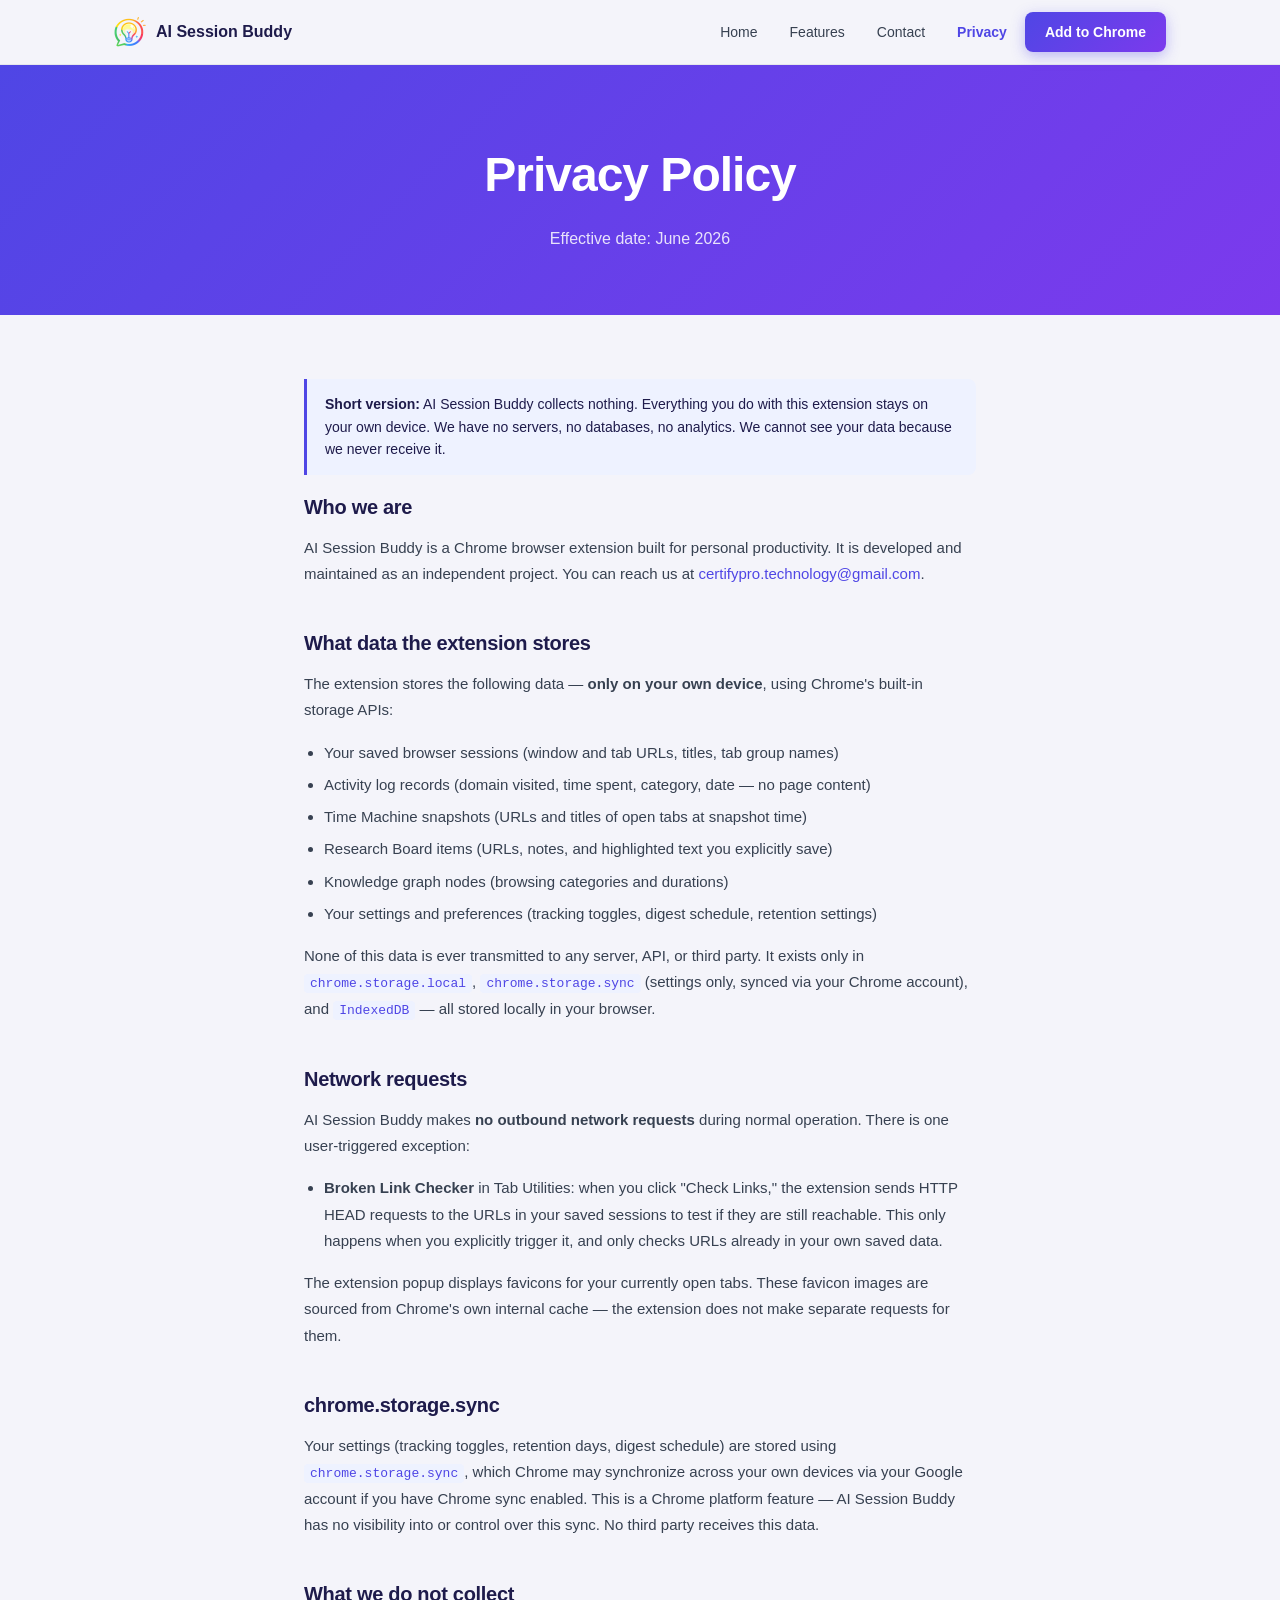
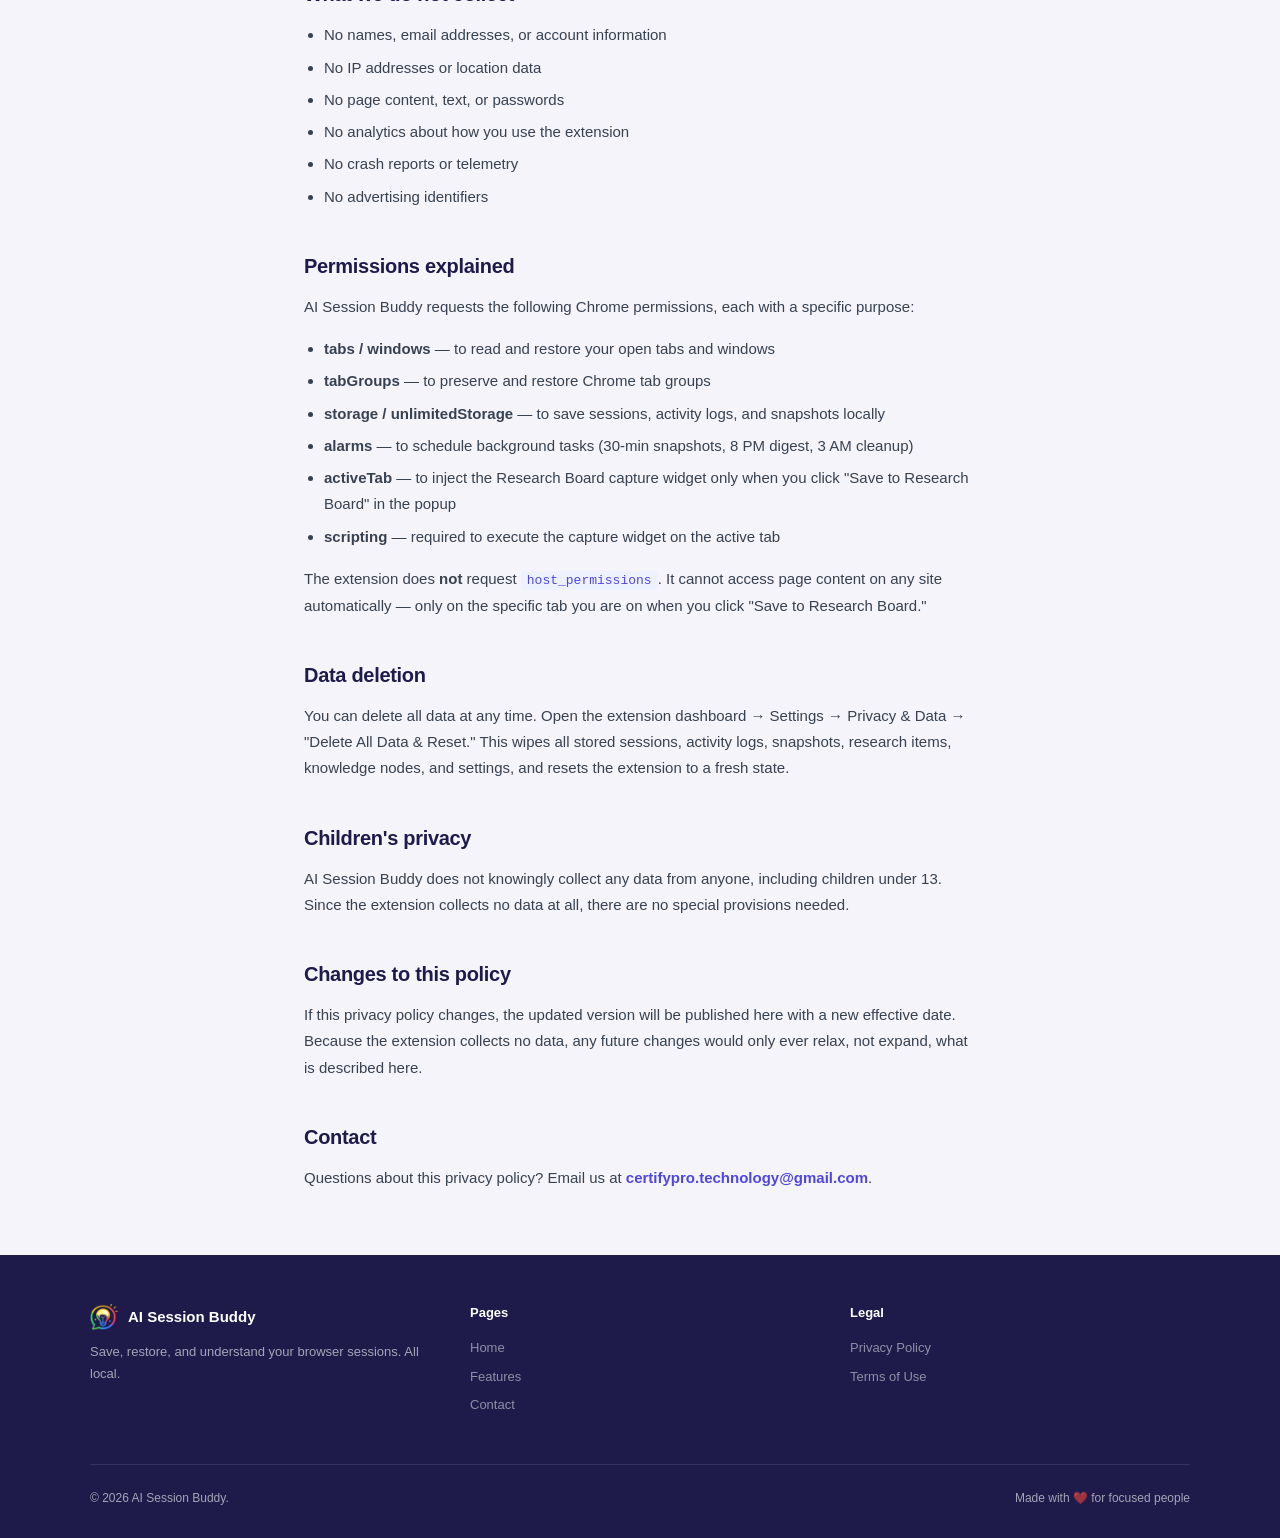
<file: privacy.html>
<!DOCTYPE html>
<html lang="en">
<head>
  <meta charset="UTF-8">
  <meta name="viewport" content="width=device-width, initial-scale=1.0">
  <title>Privacy Policy — AI Session Buddy</title>
  <link rel="icon" type="image/png" href="assets/logo.png">
  <link rel="stylesheet" href="styles.css">
</head>
<body>

<nav class="nav">
  <div class="nav-inner">
    <a href="index.html" class="nav-brand">
      <img src="assets/logo.png" alt="AI Session Buddy">AI Session Buddy
    </a>
    <div class="nav-links" id="navLinks">
      <a href="index.html" class="nav-link">Home</a>
      <a href="features.html" class="nav-link">Features</a>
      <a href="contact.html" class="nav-link">Contact</a>
      <a href="privacy.html" class="nav-link active">Privacy</a>
      <a href="https://chromewebstore.google.com/detail/ai-session-buddy/hfpaakjekhcmlohfpopkagnopbmdjehh?authuser=0&hl=en/detail/ai-session-buddy/hfpaakjekhcmlohfpopkagnopbmdjehh?authuser=0&hl=en" class="nav-cta" target="_blank">Add to Chrome</a>
    </div>
    <button class="nav-toggle" id="navToggle" aria-label="Menu"><span></span><span></span><span></span></button>
  </div>
</nav>

<div class="page-hero">
  <h1>Privacy Policy</h1>
  <p>Effective date: June 2026</p>
</div>

<div class="prose">

  <div class="highlight">
    <strong>Short version:</strong> AI Session Buddy collects nothing. Everything you do with this extension stays on your own device. We have no servers, no databases, no analytics. We cannot see your data because we never receive it.
  </div>

  <h2>Who we are</h2>
  <p>AI Session Buddy is a Chrome browser extension built for personal productivity. It is developed and maintained as an independent project. You can reach us at <a href="mailto:certifypro.technology@gmail.com" style="color:var(--primary);">certifypro.technology@gmail.com</a>.</p>

  <h2>What data the extension stores</h2>
  <p>The extension stores the following data — <strong>only on your own device</strong>, using Chrome's built-in storage APIs:</p>
  <ul>
    <li>Your saved browser sessions (window and tab URLs, titles, tab group names)</li>
    <li>Activity log records (domain visited, time spent, category, date — no page content)</li>
    <li>Time Machine snapshots (URLs and titles of open tabs at snapshot time)</li>
    <li>Research Board items (URLs, notes, and highlighted text you explicitly save)</li>
    <li>Knowledge graph nodes (browsing categories and durations)</li>
    <li>Your settings and preferences (tracking toggles, digest schedule, retention settings)</li>
  </ul>
  <p>None of this data is ever transmitted to any server, API, or third party. It exists only in <code style="background:#EEF2FF;padding:2px 6px;border-radius:4px;font-size:13px;color:var(--primary);">chrome.storage.local</code>, <code style="background:#EEF2FF;padding:2px 6px;border-radius:4px;font-size:13px;color:var(--primary);">chrome.storage.sync</code> (settings only, synced via your Chrome account), and <code style="background:#EEF2FF;padding:2px 6px;border-radius:4px;font-size:13px;color:var(--primary);">IndexedDB</code> — all stored locally in your browser.</p>

  <h2>Network requests</h2>
  <p>AI Session Buddy makes <strong>no outbound network requests</strong> during normal operation. There is one user-triggered exception:</p>
  <ul>
    <li><strong>Broken Link Checker</strong> in Tab Utilities: when you click "Check Links," the extension sends HTTP HEAD requests to the URLs in your saved sessions to test if they are still reachable. This only happens when you explicitly trigger it, and only checks URLs already in your own saved data.</li>
  </ul>
  <p>The extension popup displays favicons for your currently open tabs. These favicon images are sourced from Chrome's own internal cache — the extension does not make separate requests for them.</p>

  <h2>chrome.storage.sync</h2>
  <p>Your settings (tracking toggles, retention days, digest schedule) are stored using <code style="background:#EEF2FF;padding:2px 6px;border-radius:4px;font-size:13px;color:var(--primary);">chrome.storage.sync</code>, which Chrome may synchronize across your own devices via your Google account if you have Chrome sync enabled. This is a Chrome platform feature — AI Session Buddy has no visibility into or control over this sync. No third party receives this data.</p>

  <h2>What we do not collect</h2>
  <ul>
    <li>No names, email addresses, or account information</li>
    <li>No IP addresses or location data</li>
    <li>No page content, text, or passwords</li>
    <li>No analytics about how you use the extension</li>
    <li>No crash reports or telemetry</li>
    <li>No advertising identifiers</li>
  </ul>

  <h2>Permissions explained</h2>
  <p>AI Session Buddy requests the following Chrome permissions, each with a specific purpose:</p>
  <ul>
    <li><strong>tabs / windows</strong> — to read and restore your open tabs and windows</li>
    <li><strong>tabGroups</strong> — to preserve and restore Chrome tab groups</li>
    <li><strong>storage / unlimitedStorage</strong> — to save sessions, activity logs, and snapshots locally</li>
    <li><strong>alarms</strong> — to schedule background tasks (30-min snapshots, 8 PM digest, 3 AM cleanup)</li>
    <li><strong>activeTab</strong> — to inject the Research Board capture widget only when you click "Save to Research Board" in the popup</li>
    <li><strong>scripting</strong> — required to execute the capture widget on the active tab</li>
  </ul>
  <p>The extension does <strong>not</strong> request <code style="background:#EEF2FF;padding:2px 6px;border-radius:4px;font-size:13px;color:var(--primary);">host_permissions</code>. It cannot access page content on any site automatically — only on the specific tab you are on when you click "Save to Research Board."</p>

  <h2>Data deletion</h2>
  <p>You can delete all data at any time. Open the extension dashboard → Settings → Privacy & Data → "Delete All Data & Reset." This wipes all stored sessions, activity logs, snapshots, research items, knowledge nodes, and settings, and resets the extension to a fresh state.</p>

  <h2>Children's privacy</h2>
  <p>AI Session Buddy does not knowingly collect any data from anyone, including children under 13. Since the extension collects no data at all, there are no special provisions needed.</p>

  <h2>Changes to this policy</h2>
  <p>If this privacy policy changes, the updated version will be published here with a new effective date. Because the extension collects no data, any future changes would only ever relax, not expand, what is described here.</p>

  <h2>Contact</h2>
  <p>Questions about this privacy policy? Email us at <a href="mailto:certifypro.technology@gmail.com" style="color:var(--primary);font-weight:600;">certifypro.technology@gmail.com</a>.</p>

</div>

<footer class="footer">
  <div class="footer-inner">
    <div class="footer-brand">
      <div class="footer-logo"><img src="assets/logo.png" alt="">AI Session Buddy</div>
      <p class="footer-desc">Save, restore, and understand your browser sessions. All local.</p>
    </div>
    <div class="footer-col">
      <h4>Pages</h4>
      <a href="index.html">Home</a>
      <a href="features.html">Features</a>
      <a href="contact.html">Contact</a>
    </div>
    <div class="footer-col">
      <h4>Legal</h4>
      <a href="privacy.html">Privacy Policy</a>
      <a href="terms.html">Terms of Use</a>
    </div>
  </div>
  <div class="footer-bottom">
    <span>© 2026 AI Session Buddy.</span>
    <span>Made with ❤️ for focused people</span>
  </div>
</footer>

<script>
  document.getElementById('navToggle').addEventListener('click', () =>
    document.getElementById('navLinks').classList.toggle('open'));
</script>
</body>
</html>
</file>
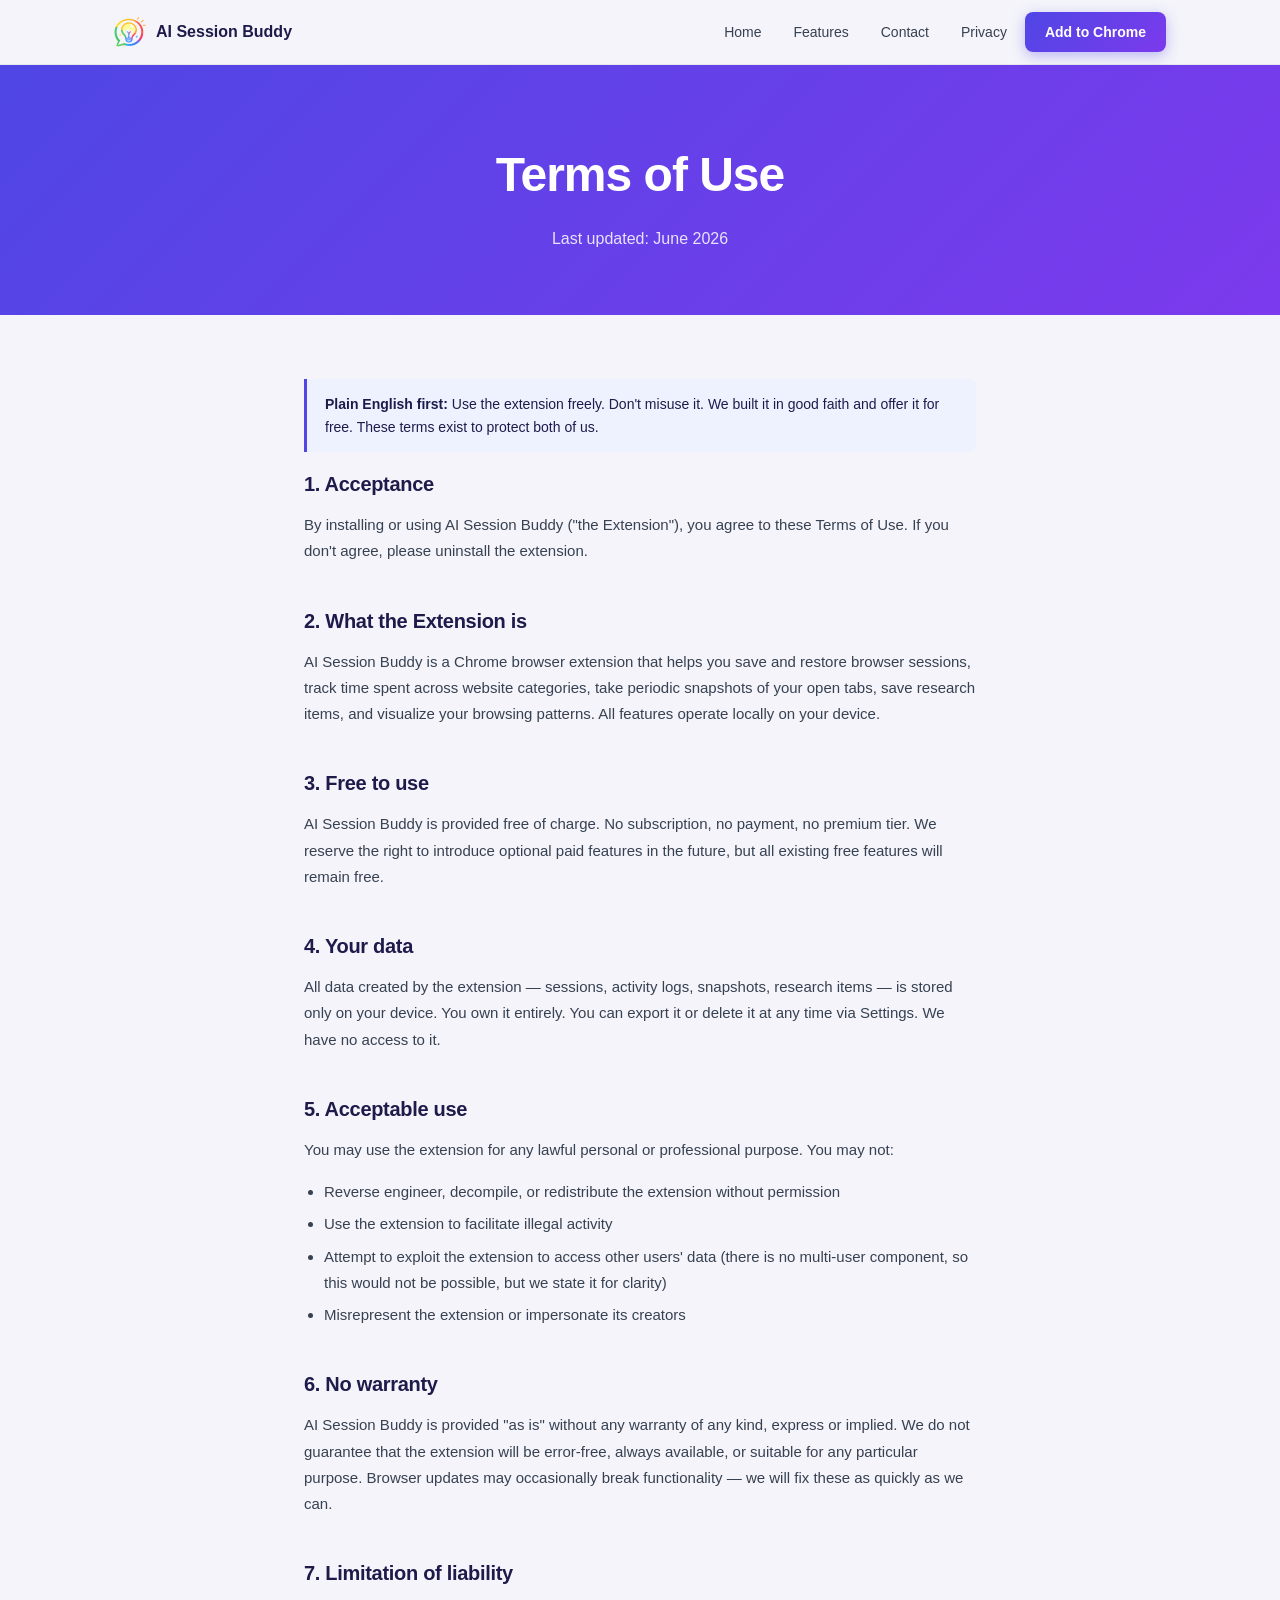
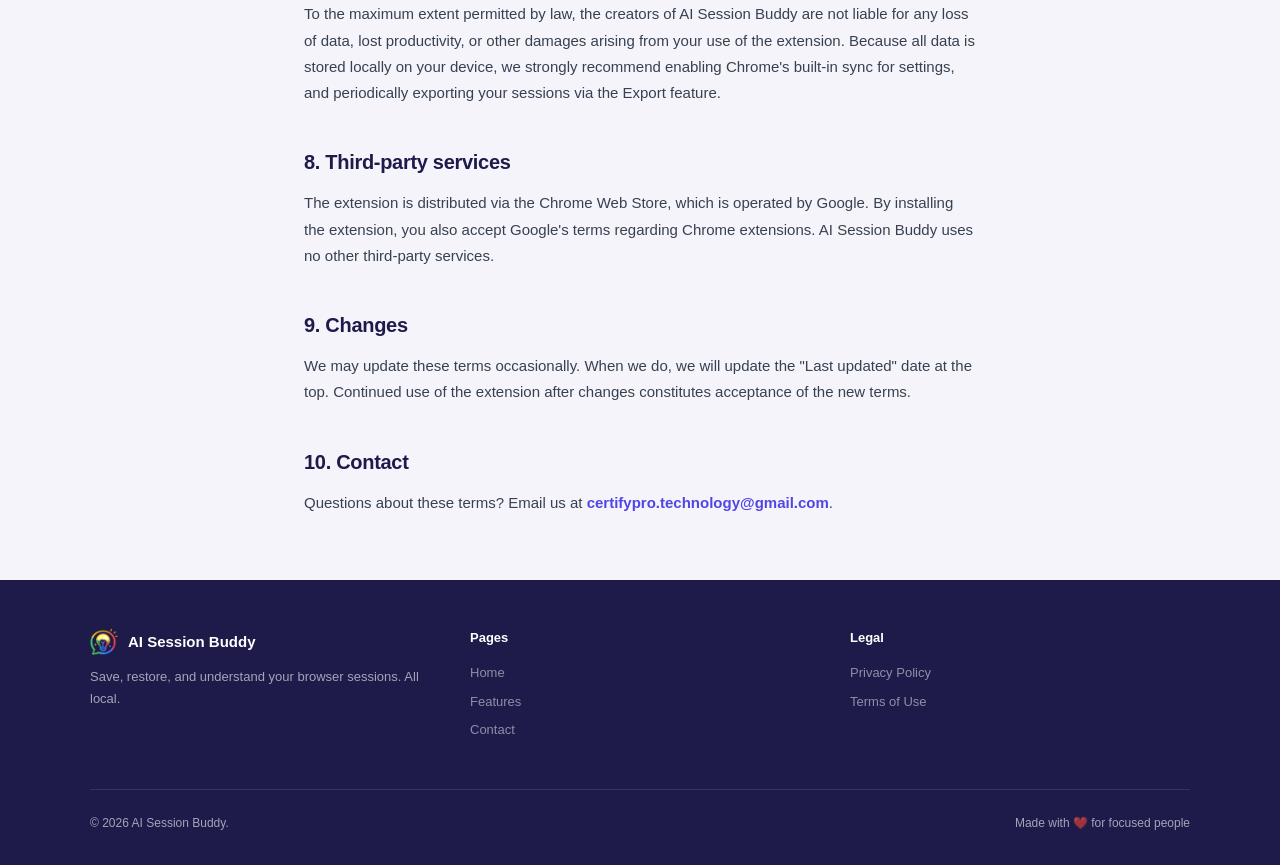
<file: terms.html>
<!DOCTYPE html>
<html lang="en">
<head>
  <meta charset="UTF-8">
  <meta name="viewport" content="width=device-width, initial-scale=1.0">
  <title>Terms of Use — AI Session Buddy</title>
  <link rel="icon" type="image/png" href="assets/logo.png">
  <link rel="stylesheet" href="styles.css">
</head>
<body>

<nav class="nav">
  <div class="nav-inner">
    <a href="index.html" class="nav-brand">
      <img src="assets/logo.png" alt="AI Session Buddy">AI Session Buddy
    </a>
    <div class="nav-links" id="navLinks">
      <a href="index.html" class="nav-link">Home</a>
      <a href="features.html" class="nav-link">Features</a>
      <a href="contact.html" class="nav-link">Contact</a>
      <a href="privacy.html" class="nav-link">Privacy</a>
      <a href="http://chromewebstore.google.com/detail/ai-session-buddy/hfpaakjekhcmlohfpopkagnopbmdjehh?authuser=0&hl=en" class="nav-cta" target="_blank">Add to Chrome</a>
    </div>
    <button class="nav-toggle" id="navToggle" aria-label="Menu"><span></span><span></span><span></span></button>
  </div>
</nav>

<div class="page-hero">
  <h1>Terms of Use</h1>
  <p>Last updated: June 2026</p>
</div>

<div class="prose">

  <div class="highlight">
    <strong>Plain English first:</strong> Use the extension freely. Don't misuse it. We built it in good faith and offer it for free. These terms exist to protect both of us.
  </div>

  <h2>1. Acceptance</h2>
  <p>By installing or using AI Session Buddy ("the Extension"), you agree to these Terms of Use. If you don't agree, please uninstall the extension.</p>

  <h2>2. What the Extension is</h2>
  <p>AI Session Buddy is a Chrome browser extension that helps you save and restore browser sessions, track time spent across website categories, take periodic snapshots of your open tabs, save research items, and visualize your browsing patterns. All features operate locally on your device.</p>

  <h2>3. Free to use</h2>
  <p>AI Session Buddy is provided free of charge. No subscription, no payment, no premium tier. We reserve the right to introduce optional paid features in the future, but all existing free features will remain free.</p>

  <h2>4. Your data</h2>
  <p>All data created by the extension — sessions, activity logs, snapshots, research items — is stored only on your device. You own it entirely. You can export it or delete it at any time via Settings. We have no access to it.</p>

  <h2>5. Acceptable use</h2>
  <p>You may use the extension for any lawful personal or professional purpose. You may not:</p>
  <ul>
    <li>Reverse engineer, decompile, or redistribute the extension without permission</li>
    <li>Use the extension to facilitate illegal activity</li>
    <li>Attempt to exploit the extension to access other users' data (there is no multi-user component, so this would not be possible, but we state it for clarity)</li>
    <li>Misrepresent the extension or impersonate its creators</li>
  </ul>

  <h2>6. No warranty</h2>
  <p>AI Session Buddy is provided "as is" without any warranty of any kind, express or implied. We do not guarantee that the extension will be error-free, always available, or suitable for any particular purpose. Browser updates may occasionally break functionality — we will fix these as quickly as we can.</p>

  <h2>7. Limitation of liability</h2>
  <p>To the maximum extent permitted by law, the creators of AI Session Buddy are not liable for any loss of data, lost productivity, or other damages arising from your use of the extension. Because all data is stored locally on your device, we strongly recommend enabling Chrome's built-in sync for settings, and periodically exporting your sessions via the Export feature.</p>

  <h2>8. Third-party services</h2>
  <p>The extension is distributed via the Chrome Web Store, which is operated by Google. By installing the extension, you also accept Google's terms regarding Chrome extensions. AI Session Buddy uses no other third-party services.</p>

  <h2>9. Changes</h2>
  <p>We may update these terms occasionally. When we do, we will update the "Last updated" date at the top. Continued use of the extension after changes constitutes acceptance of the new terms.</p>

  <h2>10. Contact</h2>
  <p>Questions about these terms? Email us at <a href="mailto:certifypro.technology@gmail.com" style="color:var(--primary);font-weight:600;">certifypro.technology@gmail.com</a>.</p>

</div>

<footer class="footer">
  <div class="footer-inner">
    <div class="footer-brand">
      <div class="footer-logo"><img src="assets/logo.png" alt="">AI Session Buddy</div>
      <p class="footer-desc">Save, restore, and understand your browser sessions. All local.</p>
    </div>
    <div class="footer-col">
      <h4>Pages</h4>
      <a href="index.html">Home</a>
      <a href="features.html">Features</a>
      <a href="contact.html">Contact</a>
    </div>
    <div class="footer-col">
      <h4>Legal</h4>
      <a href="privacy.html">Privacy Policy</a>
      <a href="terms.html">Terms of Use</a>
    </div>
  </div>
  <div class="footer-bottom">
    <span>© 2026 AI Session Buddy.</span>
    <span>Made with ❤️ for focused people</span>
  </div>
</footer>

<script>
  document.getElementById('navToggle').addEventListener('click', () =>
    document.getElementById('navLinks').classList.toggle('open'));
</script>
</body>
</html>
</file>
<file: styles.css>
/* ── Reset & Base ─────────────────────────────────────────────────────────── */
*, *::before, *::after { margin: 0; padding: 0; box-sizing: border-box; }

:root {
  --primary:   #4F46E5;
  --secondary: #7C3AED;
  --bg:        #F4F4FA;
  --card:      #FFFFFF;
  --text:      #1E1B4B;
  --body:      #374151;
  --muted:     #9CA3AF;
  --border:    #E5E7EB;
  --success:   #10B981;
  --warning:   #F59E0B;
  --accent:    #06B6D4;
  --gradient:  linear-gradient(135deg, #4F46E5 0%, #7C3AED 100%);
  --shadow-sm: 0 1px 4px rgba(0,0,0,.05);
  --shadow-md: 0 4px 16px rgba(0,0,0,.08);
  --shadow-lg: 0 8px 32px rgba(0,0,0,.10);
  --shadow-brand: 0 20px 60px rgba(79,70,229,.15);
  --r-sm:  8px;
  --r-md:  14px;
  --r-lg:  20px;
  --r-xl:  28px;
}

html { scroll-behavior: smooth; }

body {
  font-family: -apple-system, BlinkMacSystemFont, 'Inter', 'Segoe UI', sans-serif;
  background: var(--bg);
  color: var(--text);
  line-height: 1.6;
  -webkit-font-smoothing: antialiased;
}

a { text-decoration: none; color: inherit; }
img { max-width: 100%; display: block; }

/* ── Nav ──────────────────────────────────────────────────────────────────── */
.nav {
  position: sticky; top: 0; z-index: 100;
  background: rgba(244,244,250,.88);
  backdrop-filter: blur(12px);
  -webkit-backdrop-filter: blur(12px);
  border-bottom: 1px solid var(--border);
}
.nav-inner {
  max-width: 1100px; margin: 0 auto;
  padding: 0 24px;
  display: flex; align-items: center; justify-content: space-between;
  height: 64px;
}
.nav-brand {
  display: flex; align-items: center; gap: 10px;
  font-size: 16px; font-weight: 800; color: var(--text);
}
.nav-brand img { width: 32px; height: 32px; border-radius: 8px; }
.nav-links { display: flex; align-items: center; gap: 4px; }
.nav-link {
  padding: 7px 14px; border-radius: var(--r-sm);
  font-size: 14px; font-weight: 500; color: var(--body);
  transition: all .15s;
}
.nav-link:hover { background: #EEF2FF; color: var(--primary); }
.nav-link.active { color: var(--primary); font-weight: 700; }
.nav-cta {
  padding: 9px 20px; border-radius: var(--r-sm);
  background: var(--gradient); color: #fff;
  font-size: 14px; font-weight: 700;
  transition: opacity .15s, transform .15s;
  box-shadow: 0 4px 14px rgba(79,70,229,.35);
}
.nav-cta:hover { opacity: .9; transform: translateY(-1px); }
.nav-toggle { display: none; background: none; border: none; cursor: pointer; padding: 8px; }
.nav-toggle span { display: block; width: 22px; height: 2px; background: var(--text); margin: 5px 0; border-radius: 2px; transition: .3s; }

/* ── Hero ─────────────────────────────────────────────────────────────────── */
.hero {
  max-width: 1100px; margin: 0 auto;
  padding: 96px 24px 80px;
  text-align: center;
}
.hero-badge {
  display: inline-flex; align-items: center; gap: 6px;
  background: #EEF2FF; color: var(--primary);
  padding: 6px 14px; border-radius: 100px;
  font-size: 12px; font-weight: 700; letter-spacing: .4px; text-transform: uppercase;
  margin-bottom: 24px;
  border: 1.5px solid #C7D2FE;
}
.hero h1 {
  font-size: clamp(36px, 6vw, 64px);
  font-weight: 900; letter-spacing: -1.5px; line-height: 1.08;
  color: var(--text);
  margin-bottom: 20px;
}
.hero h1 span {
  background: var(--gradient);
  -webkit-background-clip: text; background-clip: text;
  -webkit-text-fill-color: transparent;
}
.hero-sub {
  font-size: clamp(16px, 2.2vw, 20px); color: var(--body);
  max-width: 560px; margin: 0 auto 40px;
  line-height: 1.65;
}
.hero-actions { display: flex; gap: 12px; justify-content: center; flex-wrap: wrap; }
.btn-primary {
  padding: 14px 28px; border-radius: var(--r-sm);
  background: var(--gradient); color: #fff;
  font-size: 15px; font-weight: 700;
  box-shadow: 0 6px 24px rgba(79,70,229,.4);
  transition: all .2s; display: inline-flex; align-items: center; gap: 8px;
}
.btn-primary:hover { transform: translateY(-2px); box-shadow: 0 10px 30px rgba(79,70,229,.45); }
.btn-ghost {
  padding: 14px 28px; border-radius: var(--r-sm);
  background: #fff; color: var(--primary);
  font-size: 15px; font-weight: 700;
  border: 2px solid #C7D2FE;
  transition: all .2s; display: inline-flex; align-items: center; gap: 8px;
}
.btn-ghost:hover { background: #EEF2FF; border-color: var(--primary); }

/* ── Section shared ───────────────────────────────────────────────────────── */
.section { padding: 80px 24px; max-width: 1100px; margin: 0 auto; }
.section-full { padding: 80px 24px; background: var(--card); }
.section-full .section-inner { max-width: 1100px; margin: 0 auto; }
.section-label {
  font-size: 11px; font-weight: 800; color: var(--primary);
  text-transform: uppercase; letter-spacing: 1.5px;
  margin-bottom: 12px; display: block;
}
.section-title {
  font-size: clamp(26px, 4vw, 40px);
  font-weight: 900; letter-spacing: -0.8px; line-height: 1.15;
  margin-bottom: 16px;
}
.section-sub {
  font-size: 16px; color: var(--body); line-height: 1.65;
  max-width: 540px;
}
.section-sub.centered { margin: 0 auto; text-align: center; }

/* ── Cards ────────────────────────────────────────────────────────────────── */
.card {
  background: var(--card); border-radius: var(--r-md);
  box-shadow: var(--shadow-md);
  padding: 28px;
  transition: transform .2s, box-shadow .2s;
}
.card:hover { transform: translateY(-4px); box-shadow: var(--shadow-lg); }

/* ── Grid helpers ─────────────────────────────────────────────────────────── */
.grid-2 { display: grid; grid-template-columns: repeat(2, 1fr); gap: 24px; }
.grid-3 { display: grid; grid-template-columns: repeat(3, 1fr); gap: 24px; }

/* ── Stat badges ──────────────────────────────────────────────────────────── */
.stat-row { display: flex; gap: 32px; flex-wrap: wrap; margin-top: 48px; }
.stat { }
.stat-num {
  font-size: 36px; font-weight: 900; letter-spacing: -1px;
  background: var(--gradient);
  -webkit-background-clip: text; background-clip: text;
  -webkit-text-fill-color: transparent;
}
.stat-lbl { font-size: 13px; color: var(--muted); font-weight: 500; margin-top: 2px; }

/* ── Privacy badge ────────────────────────────────────────────────────────── */
.privacy-bar {
  background: linear-gradient(135deg, #ECFDF5, #D1FAE5);
  border: 1.5px solid #6EE7B7; border-radius: var(--r-md);
  padding: 16px 24px;
  display: flex; align-items: center; gap: 12px;
  font-size: 13px; color: #065F46; font-weight: 600;
}

/* ── Footer ───────────────────────────────────────────────────────────────── */
.footer {
  background: var(--text); color: rgba(255,255,255,.6);
  padding: 48px 24px 32px;
}
.footer-inner {
  max-width: 1100px; margin: 0 auto;
  display: grid; grid-template-columns: 1fr 1fr 1fr; gap: 40px;
  margin-bottom: 40px;
}
.footer-brand { }
.footer-logo {
  display: flex; align-items: center; gap: 10px;
  font-size: 15px; font-weight: 800; color: #fff;
  margin-bottom: 10px;
}
.footer-logo img { width: 28px; height: 28px; border-radius: 6px; }
.footer-desc { font-size: 13px; line-height: 1.7; }
.footer-col h4 { color: #fff; font-size: 13px; font-weight: 700; margin-bottom: 14px; }
.footer-col a {
  display: block; font-size: 13px; color: rgba(255,255,255,.5);
  margin-bottom: 8px; transition: color .15s;
}
.footer-col a:hover { color: #fff; }
.footer-bottom {
  max-width: 1100px; margin: 0 auto;
  padding-top: 24px; border-top: 1px solid rgba(255,255,255,.1);
  display: flex; justify-content: space-between; align-items: center;
  font-size: 12px; flex-wrap: wrap; gap: 12px;
}

/* ── Page header (inner pages) ────────────────────────────────────────────── */
.page-hero {
  background: var(--gradient);
  padding: 72px 24px 64px;
  text-align: center;
  color: #fff;
}
.page-hero h1 {
  font-size: clamp(28px, 5vw, 48px);
  font-weight: 900; letter-spacing: -1px;
  margin-bottom: 12px;
}
.page-hero p { font-size: 16px; opacity: .85; }

/* ── Prose (privacy/terms) ────────────────────────────────────────────────── */
.prose {
  max-width: 720px; margin: 64px auto; padding: 0 24px;
}
.prose h2 {
  font-size: 20px; font-weight: 800; color: var(--text);
  margin: 40px 0 12px; letter-spacing: -.3px;
}
.prose h2:first-of-type { margin-top: 0; }
.prose p { font-size: 15px; color: var(--body); line-height: 1.75; margin-bottom: 16px; }
.prose ul { margin: 0 0 16px 20px; }
.prose ul li { font-size: 15px; color: var(--body); line-height: 1.75; margin-bottom: 6px; }
.prose .highlight {
  background: #EEF2FF; border-left: 3px solid var(--primary);
  padding: 14px 18px; border-radius: 0 var(--r-sm) var(--r-sm) 0;
  font-size: 14px; color: var(--text); margin-bottom: 16px;
}

/* ── Contact form ─────────────────────────────────────────────────────────── */
.contact-wrap {
  max-width: 580px; margin: 0 auto; padding: 64px 24px;
}
.form-group { margin-bottom: 20px; }
.form-label { display: block; font-size: 13px; font-weight: 700; color: var(--text); margin-bottom: 6px; }
.form-input, .form-textarea {
  width: 100%; padding: 12px 16px;
  border: 1.5px solid var(--border); border-radius: var(--r-sm);
  font-family: inherit; font-size: 14px; color: var(--text);
  background: var(--card); outline: none;
  transition: border-color .15s;
}
.form-input:focus, .form-textarea:focus { border-color: var(--primary); box-shadow: 0 0 0 3px rgba(79,70,229,.1); }
.form-textarea { resize: vertical; min-height: 120px; }
.form-submit {
  width: 100%; padding: 14px;
  background: var(--gradient); color: #fff;
  border: none; border-radius: var(--r-sm);
  font-family: inherit; font-size: 15px; font-weight: 700;
  cursor: pointer; transition: all .2s;
  box-shadow: 0 6px 20px rgba(79,70,229,.35);
}
.form-submit:hover { transform: translateY(-2px); box-shadow: 0 10px 28px rgba(79,70,229,.4); }

/* ── Animations ───────────────────────────────────────────────────────────── */
@keyframes fadeUp {
  from { opacity: 0; transform: translateY(24px); }
  to   { opacity: 1; transform: translateY(0); }
}
@keyframes float {
  0%, 100% { transform: translateY(0); }
  50%       { transform: translateY(-10px); }
}
@keyframes pulse-ring {
  0%   { box-shadow: 0 0 0 0 rgba(79,70,229,.35); }
  100% { box-shadow: 0 0 0 16px rgba(79,70,229,.0); }
}
@keyframes shimmer {
  0%   { background-position: -200% center; }
  100% { background-position:  200% center; }
}
@keyframes spin { to { transform: rotate(360deg); } }
@keyframes bar-grow { from { width: 0; } }
@keyframes count-up { from { opacity: 0; } to { opacity: 1; } }

.fade-up { animation: fadeUp .6s ease both; }
.fade-up-2 { animation: fadeUp .6s .12s ease both; }
.fade-up-3 { animation: fadeUp .6s .24s ease both; }
.fade-up-4 { animation: fadeUp .6s .36s ease both; }

/* ── Responsive ───────────────────────────────────────────────────────────── */
@media (max-width: 768px) {
  .grid-2, .grid-3 { grid-template-columns: 1fr; }
  .footer-inner { grid-template-columns: 1fr; gap: 28px; }
  .nav-links, .nav-cta { display: none; }
  .nav-toggle { display: block; }
  .nav-links.open {
    display: flex; flex-direction: column;
    position: absolute; top: 64px; left: 0; right: 0;
    background: var(--card); border-bottom: 1px solid var(--border);
    padding: 12px; gap: 4px;
  }
  .nav-links.open .nav-cta { display: inline-flex; margin: 8px 0 4px; }
  .stat-row { gap: 24px; }
}
</file>
